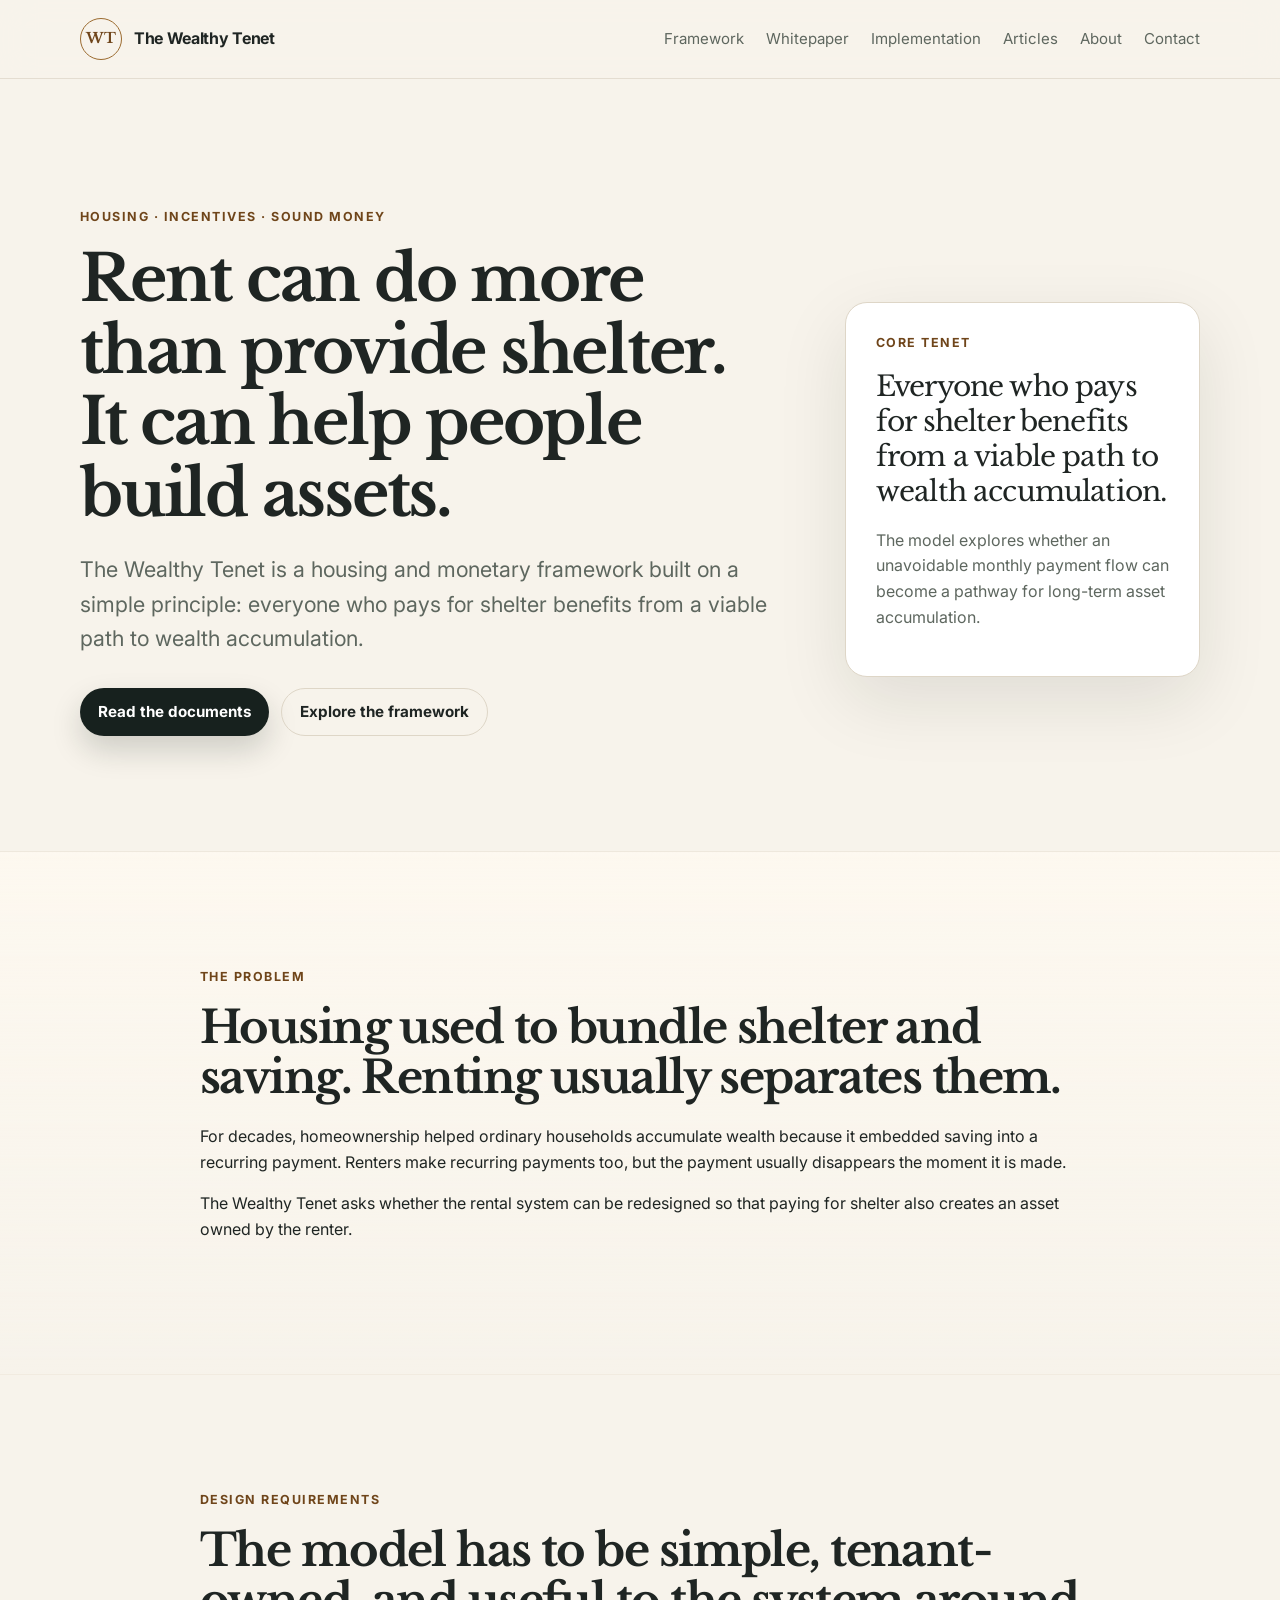
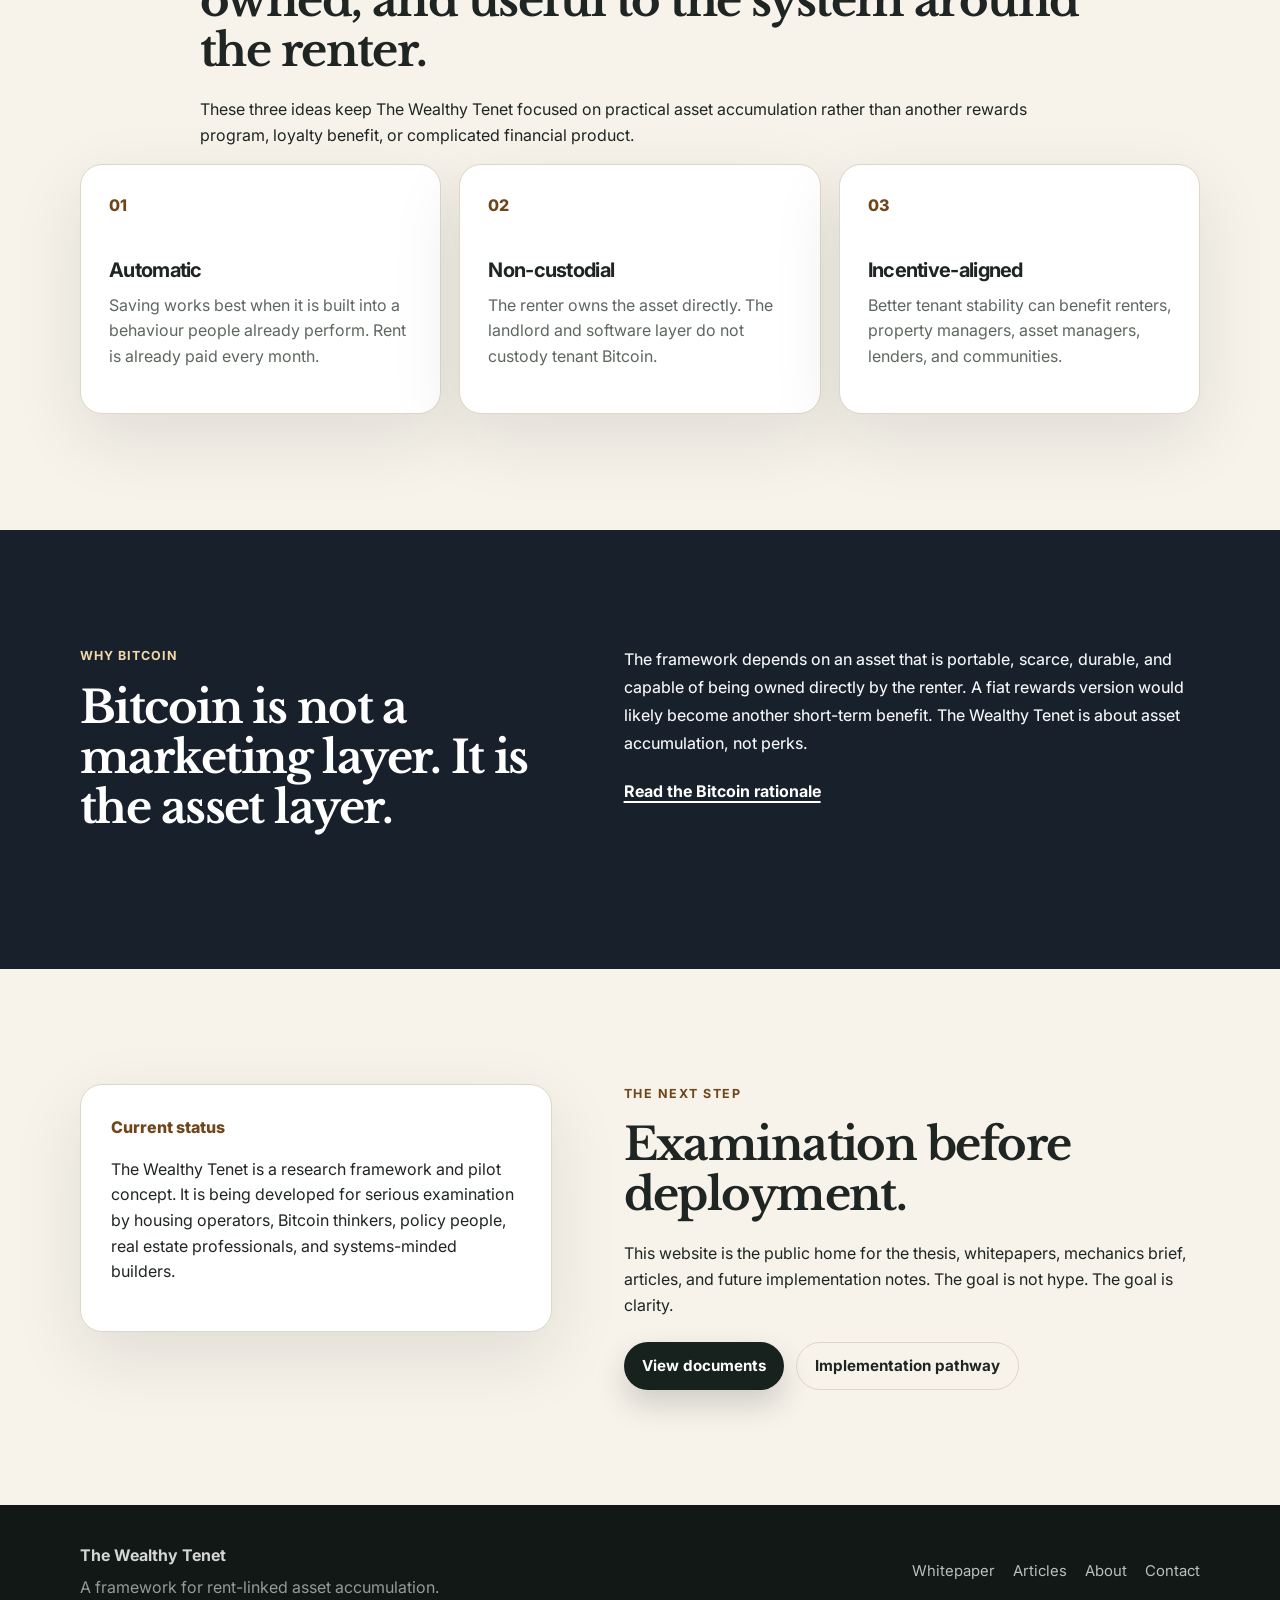
<file: index.html>
<!doctype html>
<html lang="en">
<head>
  <meta charset="utf-8">
  <meta name="viewport" content="width=device-width, initial-scale=1">
  <title>The Wealthy Tenet | Rent can build assets</title>
  <meta name="description" content="The Wealthy Tenet explores whether rent can be redesigned so paying for shelter also helps renters accumulate assets they own directly.">
  <link rel="canonical" href="https://wealthytenet.com/">
  <link rel="icon" href="favicon.ico" sizes="any">
  <link rel="apple-touch-icon" href="apple-touch-icon.png">
  <meta property="og:site_name" content="The Wealthy Tenet">
  <meta property="og:title" content="The Wealthy Tenet">
  <meta property="og:description" content="The Wealthy Tenet explores whether rent can be redesigned so paying for shelter also helps renters accumulate assets they own directly.">
  <meta property="og:type" content="website">
  <meta property="og:url" content="https://wealthytenet.com/">
  <meta property="og:image" content="https://wealthytenet.com/og-image.png">
  <meta property="og:image:width" content="1200">
  <meta property="og:image:height" content="630">
  <meta name="twitter:card" content="summary_large_image">
  <meta name="twitter:title" content="The Wealthy Tenet">
  <meta name="twitter:description" content="The Wealthy Tenet explores whether rent can be redesigned so paying for shelter also helps renters accumulate assets they own directly.">
  <meta name="twitter:image" content="https://wealthytenet.com/og-image.png">
  <link rel="preconnect" href="https://fonts.googleapis.com">
  <link rel="preconnect" href="https://fonts.gstatic.com" crossorigin>
  <link href="https://fonts.googleapis.com/css2?family=Inter:wght@400;500;600;700&family=Libre+Baskerville:wght@400;700&display=swap" rel="stylesheet">
  <link rel="stylesheet" href="styles.css">
  <script defer src="https://static.cloudflareinsights.com/beacon.min.js"></script>
</head>
<body>
  <header class="site-header">
    <a class="brand" href="index.html" aria-label="The Wealthy Tenet home">
      <span class="brand-mark">WT</span>
      <span class="brand-text">The Wealthy Tenet</span>
    </a>
    <button class="nav-toggle" aria-expanded="false" aria-controls="site-nav">Menu</button>
    <nav id="site-nav" class="site-nav" aria-label="Primary navigation">
      <a href="framework.html">Framework</a>
      <a href="whitepaper.html">Whitepaper</a>
      <a href="implementation.html">Implementation</a>
      <a href="articles.html">Articles</a>
      <a href="about.html">About</a>
      <a href="contact.html">Contact</a>
    </nav>
  </header>

  <main>
    <section class="hero section-pad">
      <div class="container hero-grid">
        <div class="hero-copy">
          <p class="eyebrow">Housing · Incentives · Sound Money</p>
          <h1>Rent can do more than provide shelter. It can help people build assets.</h1>
          <p class="hero-lede">The Wealthy Tenet is a housing and monetary framework built on a simple principle: everyone who pays for shelter benefits from a viable path to wealth accumulation.</p>
          <div class="button-row">
            <a class="button primary" href="whitepaper.html">Read the documents</a>
            <a class="button secondary" href="framework.html">Explore the framework</a>
          </div>
        </div>
        <aside class="hero-card" aria-label="Core thesis">
          <p class="card-kicker">Core tenet</p>
          <p class="card-quote">Everyone who pays for shelter benefits from a viable path to wealth accumulation.</p>
          <p class="card-note">The model explores whether an unavoidable monthly payment flow can become a pathway for long-term asset accumulation.</p>
        </aside>
      </div>
    </section>

    <section class="section-pad soft-bg">
      <div class="container narrow">
        <p class="section-label">The problem</p>
        <h2>Housing used to bundle shelter and saving. Renting usually separates them.</h2>
        <p>For decades, homeownership helped ordinary households accumulate wealth because it embedded saving into a recurring payment. Renters make recurring payments too, but the payment usually disappears the moment it is made.</p>
        <p>The Wealthy Tenet asks whether the rental system can be redesigned so that paying for shelter also creates an asset owned by the renter.</p>
      </div>
    </section>

    <section class="section-pad">
      <div class="container narrow">
        <p class="section-label">Design requirements</p>
        <h2>The model has to be simple, tenant-owned, and useful to the system around the renter.</h2>
        <p>These three ideas keep The Wealthy Tenet focused on practical asset accumulation rather than another rewards program, loyalty benefit, or complicated financial product.</p>
      </div>
      <div class="container three-col top-gap">
        <article class="feature-card">
          <span class="number">01</span>
          <h3>Automatic</h3>
          <p>Saving works best when it is built into a behaviour people already perform. Rent is already paid every month.</p>
        </article>
        <article class="feature-card">
          <span class="number">02</span>
          <h3>Non-custodial</h3>
          <p>The renter owns the asset directly. The landlord and software layer do not custody tenant Bitcoin.</p>
        </article>
        <article class="feature-card">
          <span class="number">03</span>
          <h3>Incentive-aligned</h3>
          <p>Better tenant stability can benefit renters, property managers, asset managers, lenders, and communities.</p>
        </article>
      </div>
    </section>

    <section class="section-pad dark-band">
      <div class="container split">
        <div>
          <p class="section-label light">Why Bitcoin</p>
          <h2>Bitcoin is not a marketing layer. It is the asset layer.</h2>
        </div>
        <div>
          <p>The framework depends on an asset that is portable, scarce, durable, and capable of being owned directly by the renter. A fiat rewards version would likely become another short-term benefit. The Wealthy Tenet is about asset accumulation, not perks.</p>
          <a class="text-link light-link" href="bitcoin-rationale.html">Read the Bitcoin rationale</a>
        </div>
      </div>
    </section>

    <section class="section-pad">
      <div class="container split reverse-mobile">
        <div class="callout-box">
          <p class="callout-title">Current status</p>
          <p>The Wealthy Tenet is a research framework and pilot concept. It is being developed for serious examination by housing operators, Bitcoin thinkers, policy people, real estate professionals, and systems-minded builders.</p>
        </div>
        <div>
          <p class="section-label">The next step</p>
          <h2>Examination before deployment.</h2>
          <p>This website is the public home for the thesis, whitepapers, mechanics brief, articles, and future implementation notes. The goal is not hype. The goal is clarity.</p>
          <div class="button-row compact">
            <a class="button primary" href="whitepaper.html">View documents</a>
            <a class="button secondary" href="implementation.html">Implementation pathway</a>
          </div>
        </div>
      </div>
    </section>
  </main>

  <footer class="site-footer">
    <div class="container footer-grid">
      <div>
        <strong>The Wealthy Tenet</strong>
        <p>A framework for rent-linked asset accumulation.</p>
      </div>
      <div class="footer-links">
        <a href="whitepaper.html">Whitepaper</a>
        <a href="articles.html">Articles</a>
        <a href="about.html">About</a>
        <a href="contact.html">Contact</a>
      </div>
    </div>
  </footer>
  <script src="script.js"></script>
</body>
</html>
</file>
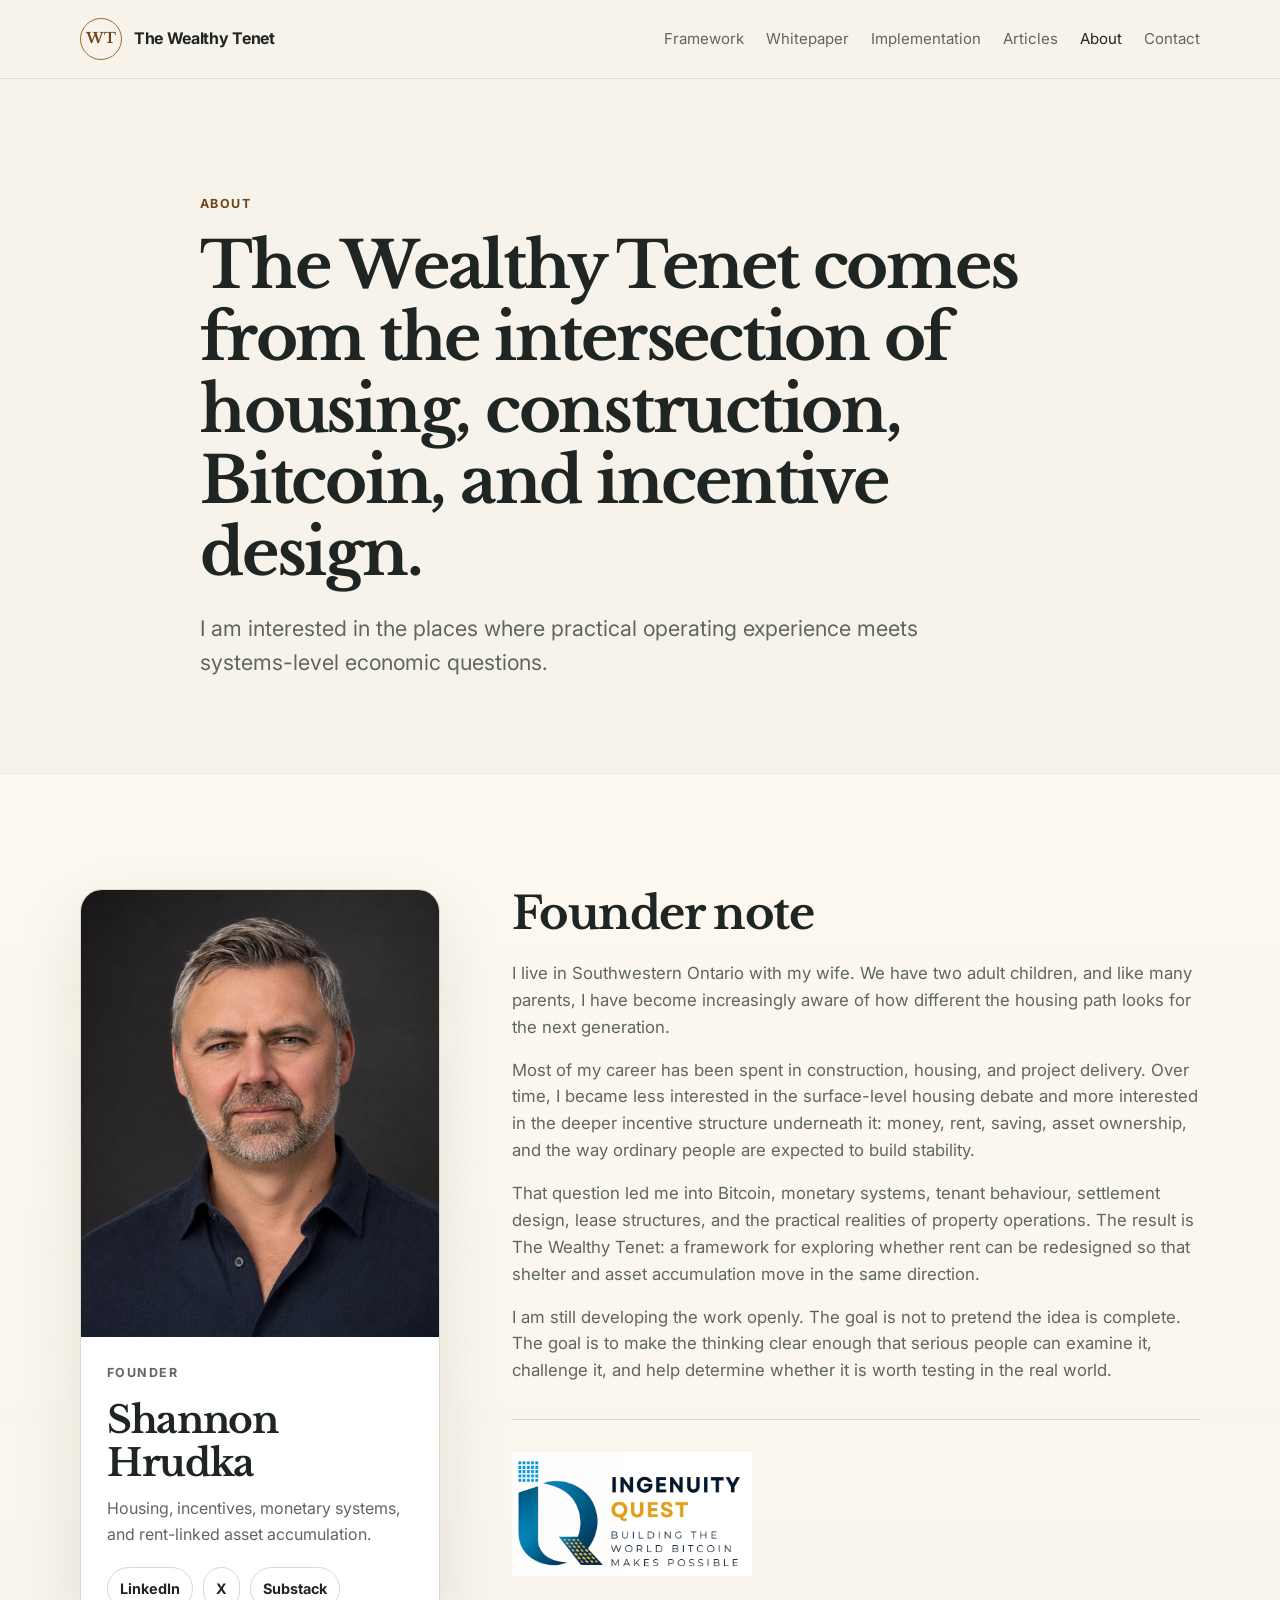
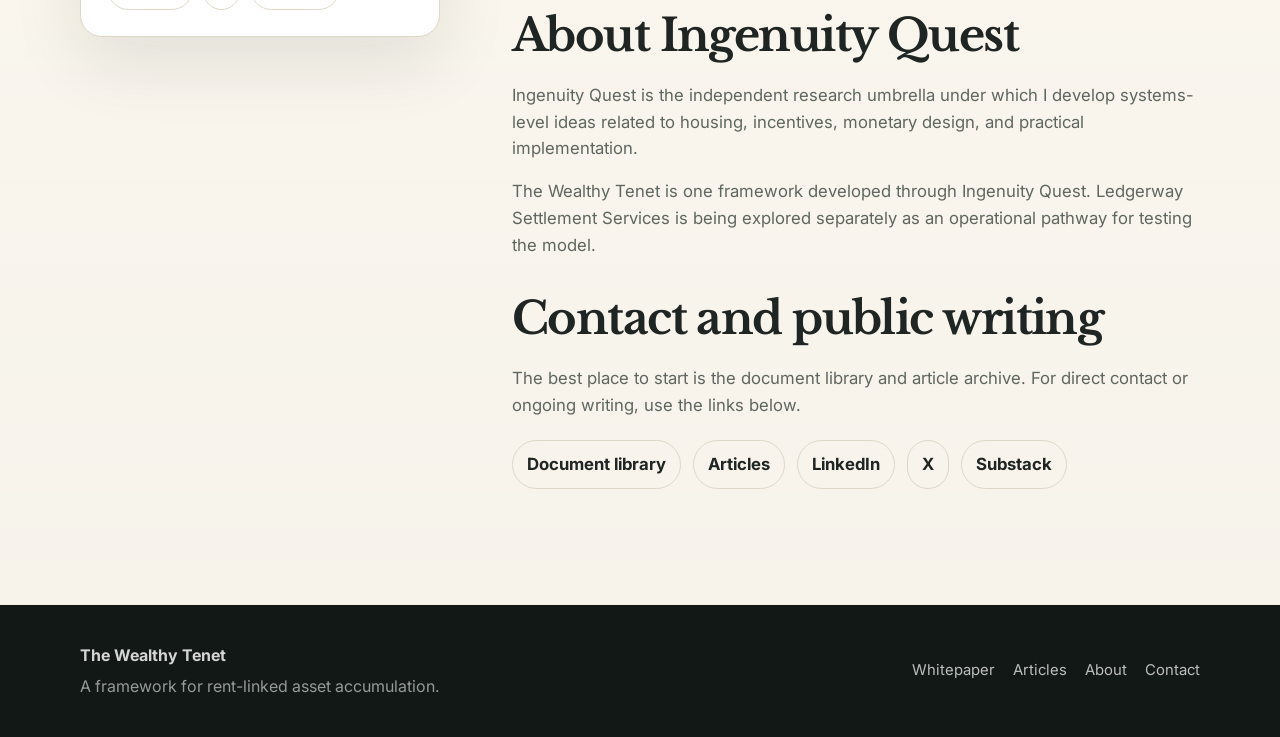
<file: about.html>
<!doctype html>
<html lang="en">
<head>
  <meta charset="utf-8">
  <meta name="viewport" content="width=device-width, initial-scale=1">
  <title>About | The Wealthy Tenet</title>
  <meta name="description" content="About Shannon Hrudka and The Wealthy Tenet framework.">
  <link rel="canonical" href="https://wealthytenet.com/about.html">
  <link rel="icon" href="favicon.ico" sizes="any">
  <link rel="apple-touch-icon" href="apple-touch-icon.png">
  <meta property="og:site_name" content="The Wealthy Tenet">
  <meta property="og:title" content="About | The Wealthy Tenet">
  <meta property="og:description" content="About Shannon Hrudka, Ingenuity Quest, and the origins of The Wealthy Tenet framework.">
  <meta property="og:type" content="website">
  <meta property="og:url" content="https://wealthytenet.com/about.html">
  <meta property="og:image" content="https://wealthytenet.com/og-image.png">
  <meta property="og:image:width" content="1200">
  <meta property="og:image:height" content="630">
  <meta name="twitter:card" content="summary_large_image">
  <meta name="twitter:title" content="About | The Wealthy Tenet">
  <meta name="twitter:description" content="About Shannon Hrudka, Ingenuity Quest, and the origins of The Wealthy Tenet framework.">
  <meta name="twitter:image" content="https://wealthytenet.com/og-image.png">
  <link rel="preconnect" href="https://fonts.googleapis.com">
  <link rel="preconnect" href="https://fonts.gstatic.com" crossorigin>
  <link href="https://fonts.googleapis.com/css2?family=Inter:wght@400;500;600;700&family=Libre+Baskerville:wght@400;700&display=swap" rel="stylesheet">
  <link rel="stylesheet" href="styles.css">
  <script defer src="https://static.cloudflareinsights.com/beacon.min.js"></script>
</head>
<body>
  <header class="site-header">
    <a class="brand" href="index.html"><span class="brand-mark">WT</span><span class="brand-text">The Wealthy Tenet</span></a>
    <button class="nav-toggle" aria-expanded="false" aria-controls="site-nav">Menu</button>
    <nav id="site-nav" class="site-nav"><a href="framework.html">Framework</a><a href="whitepaper.html">Whitepaper</a><a href="implementation.html">Implementation</a><a href="articles.html">Articles</a><a class="active" href="about.html">About</a><a href="contact.html">Contact</a></nav>
  </header>

  <main>
    <section class="page-hero section-pad">
      <div class="container narrow">
        <p class="eyebrow">About</p>
        <h1>The Wealthy Tenet comes from the intersection of housing, construction, Bitcoin, and incentive design.</h1>
        <p class="hero-lede">I am interested in the places where practical operating experience meets systems-level economic questions.</p>
      </div>
    </section>

    <section class="section-pad soft-bg">
      <div class="container founder-layout">
        <aside class="founder-card">
          <img class="founder-photo" src="assets/Shannon_Headshot_1.png" alt="Shannon Hrudka">
          <div class="founder-card-body">
            <p class="card-kicker">Founder</p>
            <h2>Shannon Hrudka</h2>
            <p>Housing, incentives, monetary systems, and rent-linked asset accumulation.</p>
            <div class="founder-link-list">
              <a href="https://ca.linkedin.com/in/shannon-hrudka" target="_blank" rel="noopener">LinkedIn</a>
              <a href="https://x.com/shrudka" target="_blank" rel="noopener">X</a>
              <a href="https://substack.com/@shannonhrudka" target="_blank" rel="noopener">Substack</a>
            </div>
          </div>
        </aside>

        <div class="prose founder-prose">
          <h2>Founder note</h2>
          <p>I live in Southwestern Ontario with my wife. We have two adult children, and like many parents, I have become increasingly aware of how different the housing path looks for the next generation.</p>

          <p>Most of my career has been spent in construction, housing, and project delivery. Over time, I became less interested in the surface-level housing debate and more interested in the deeper incentive structure underneath it: money, rent, saving, asset ownership, and the way ordinary people are expected to build stability.</p>

          <p>That question led me into Bitcoin, monetary systems, tenant behaviour, settlement design, lease structures, and the practical realities of property operations. The result is The Wealthy Tenet: a framework for exploring whether rent can be redesigned so that shelter and asset accumulation move in the same direction.</p>

          <p>I am still developing the work openly. The goal is not to pretend the idea is complete. The goal is to make the thinking clear enough that serious people can examine it, challenge it, and help determine whether it is worth testing in the real world.</p>

          <section class="iq-section" aria-label="About Ingenuity Quest">
            <img class="iq-logo" src="assets/ingenuity-quest-logo-horizontal.png" alt="Ingenuity Quest logo">
            <h2>About Ingenuity Quest</h2>
            <p>Ingenuity Quest is the independent research umbrella under which I develop systems-level ideas related to housing, incentives, monetary design, and practical implementation.</p>

            <p>The Wealthy Tenet is one framework developed through Ingenuity Quest. Ledgerway Settlement Services is being explored separately as an operational pathway for testing the model.</p>
          </section>

          <h2>Contact and public writing</h2>
          <p>The best place to start is the document library and article archive. For direct contact or ongoing writing, use the links below.</p>

          <div class="link-list">
            <a href="whitepaper.html">Document library</a>
            <a href="articles.html">Articles</a>
            <a href="https://ca.linkedin.com/in/shannon-hrudka" target="_blank" rel="noopener">LinkedIn</a>
            <a href="https://x.com/shrudka" target="_blank" rel="noopener">X</a>
            <a href="https://substack.com/@shannonhrudka" target="_blank" rel="noopener">Substack</a>
          </div>
        </div>
      </div>
    </section>
  </main>

  <footer class="site-footer"><div class="container footer-grid"><div><strong>The Wealthy Tenet</strong><p>A framework for rent-linked asset accumulation.</p></div><div class="footer-links"><a href="whitepaper.html">Whitepaper</a><a href="articles.html">Articles</a><a href="about.html">About</a><a href="contact.html">Contact</a></div></div></footer>
  <script src="script.js"></script>
</body>
</html>
</file>
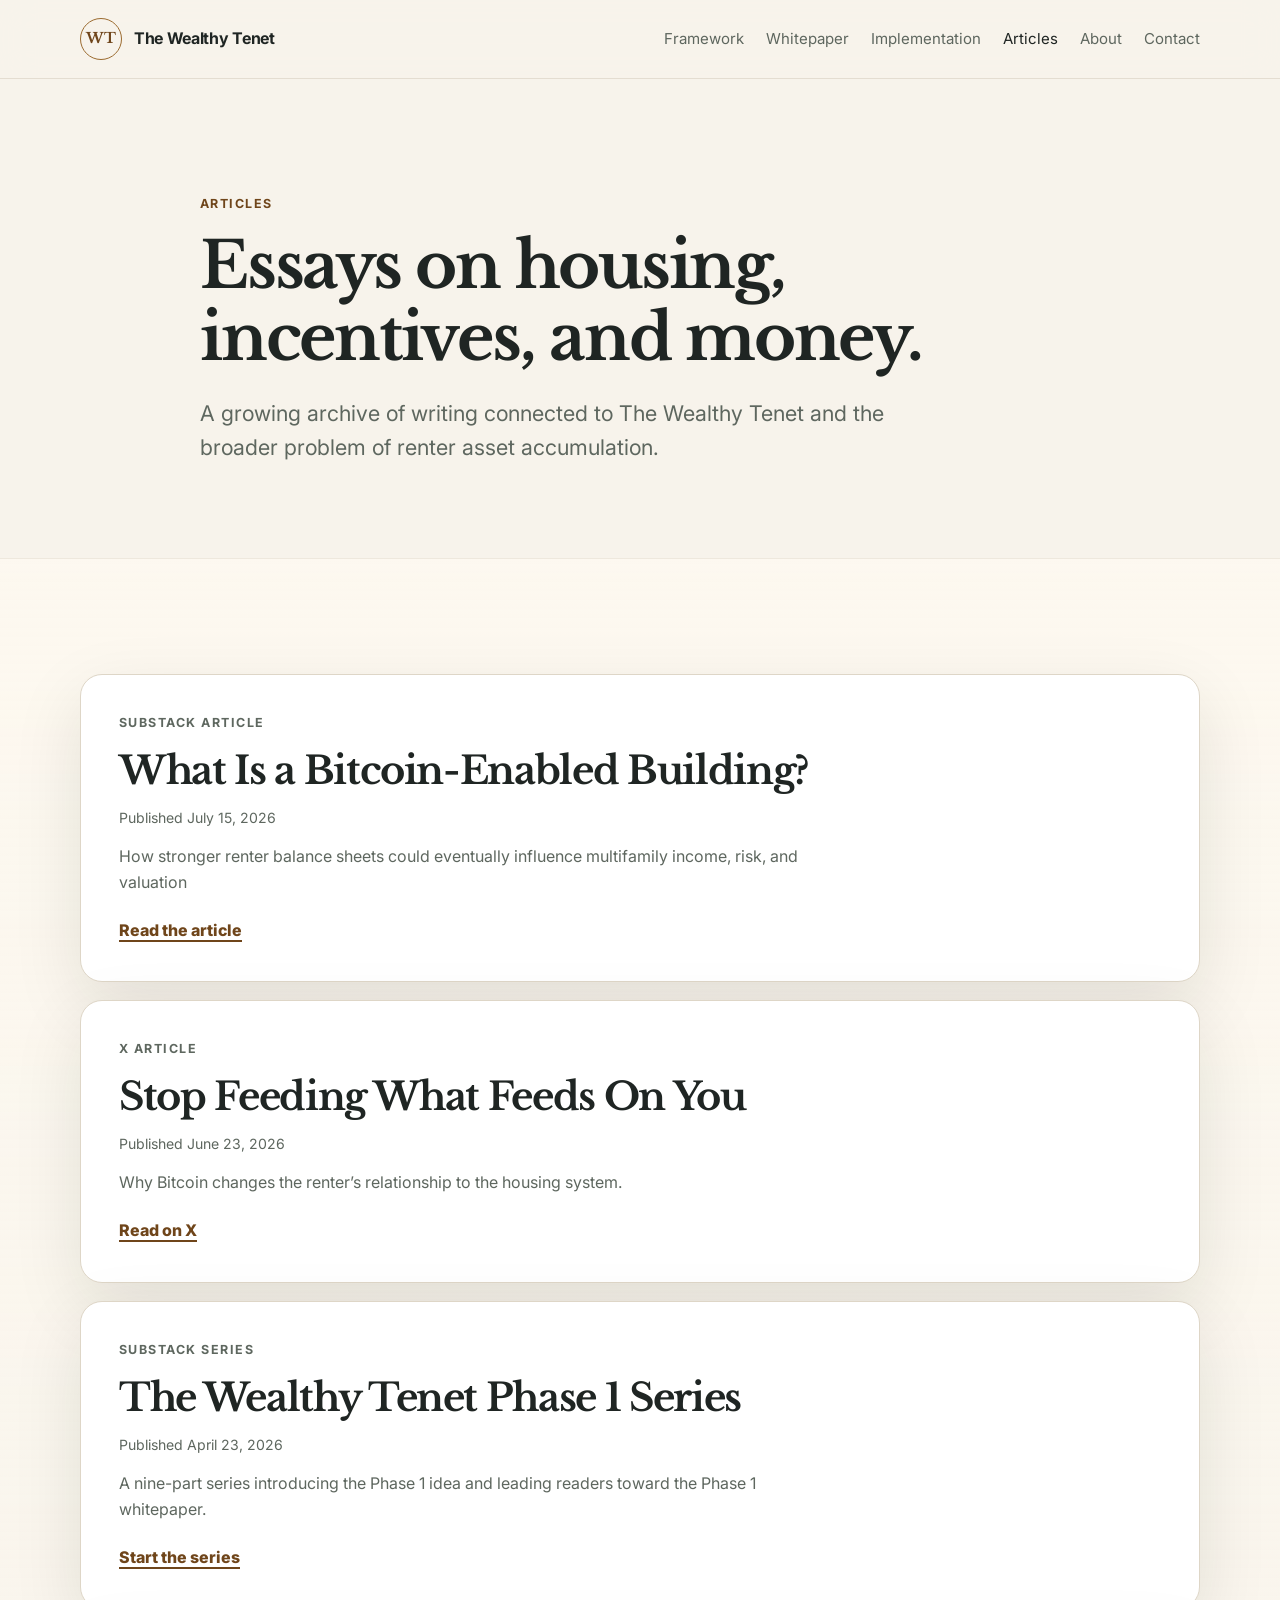
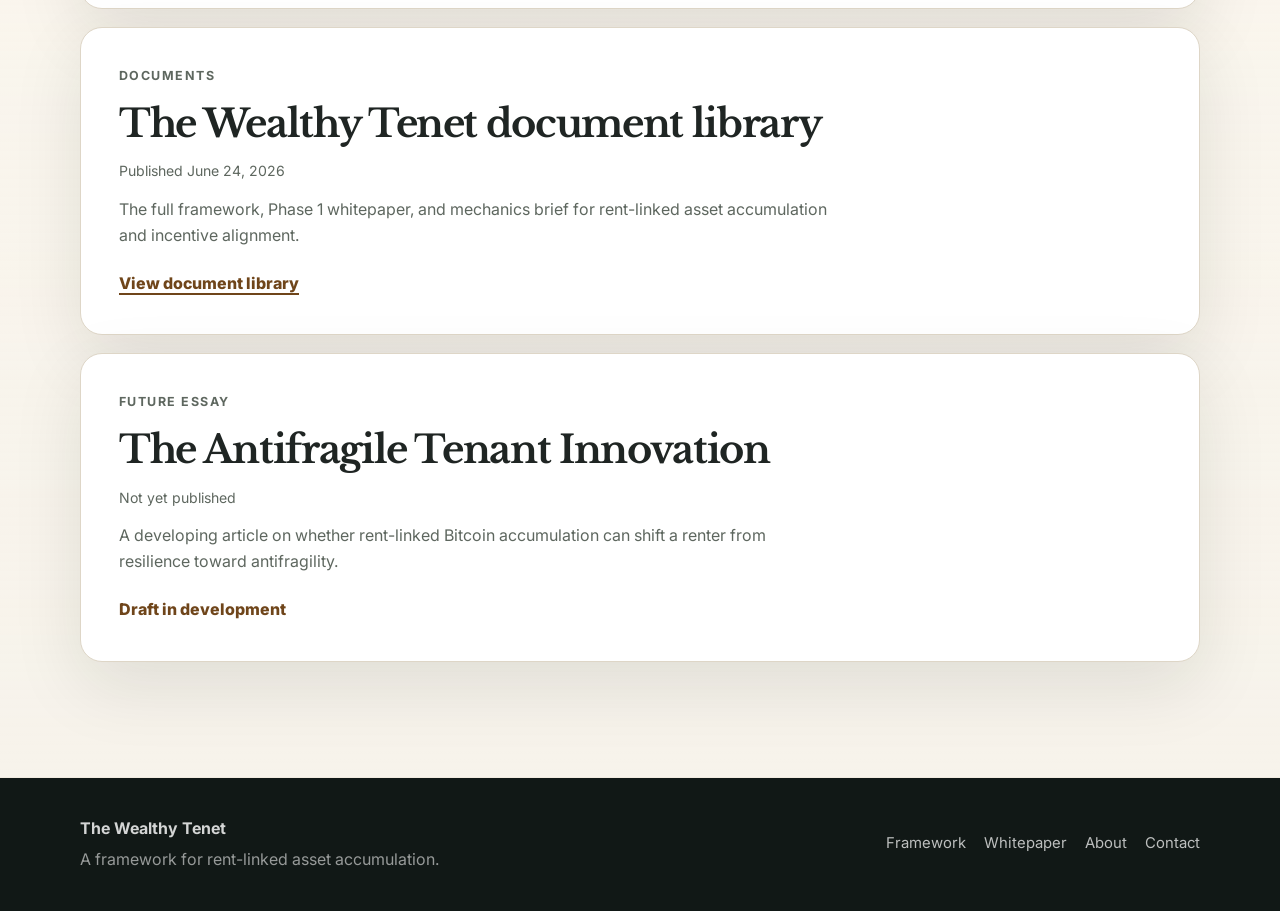
<file: articles.html>
<!doctype html>
<html lang="en">
<head>
  <meta charset="utf-8">
  <meta name="viewport" content="width=device-width, initial-scale=1">
  <title>Articles | The Wealthy Tenet</title>
  <meta name="description" content="Articles and essays related to The Wealthy Tenet, rent-linked asset accumulation, Bitcoin, housing, and incentive design.">
  <link rel="canonical" href="https://wealthytenet.com/articles.html">
  <link rel="icon" href="favicon.ico" sizes="any">
  <link rel="apple-touch-icon" href="apple-touch-icon.png">
  <meta property="og:site_name" content="The Wealthy Tenet">
  <meta property="og:title" content="Articles | The Wealthy Tenet">
  <meta property="og:description" content="Essays on housing, incentives, Bitcoin, rent-linked asset accumulation, and monetary design.">
  <meta property="og:type" content="website">
  <meta property="og:url" content="https://wealthytenet.com/articles.html">
  <meta property="og:image" content="https://wealthytenet.com/og-image.png">
  <meta property="og:image:width" content="1200">
  <meta property="og:image:height" content="630">
  <meta name="twitter:card" content="summary_large_image">
  <meta name="twitter:title" content="Articles | The Wealthy Tenet">
  <meta name="twitter:description" content="Essays on housing, incentives, Bitcoin, rent-linked asset accumulation, and monetary design.">
  <meta name="twitter:image" content="https://wealthytenet.com/og-image.png">
  <link rel="preconnect" href="https://fonts.googleapis.com">
  <link rel="preconnect" href="https://fonts.gstatic.com" crossorigin>
  <link href="https://fonts.googleapis.com/css2?family=Inter:wght@400;500;600;700&family=Libre+Baskerville:wght@400;700&display=swap" rel="stylesheet">
  <link rel="stylesheet" href="styles.css">
  <script defer src="https://static.cloudflareinsights.com/beacon.min.js"></script>
</head>
<body>
  <header class="site-header">
    <a class="brand" href="index.html"><span class="brand-mark">WT</span><span class="brand-text">The Wealthy Tenet</span></a>
    <button class="nav-toggle" aria-expanded="false" aria-controls="site-nav">Menu</button>
    <nav id="site-nav" class="site-nav"><a href="framework.html">Framework</a><a href="whitepaper.html">Whitepaper</a><a href="implementation.html">Implementation</a><a class="active" href="articles.html">Articles</a><a href="about.html">About</a><a href="contact.html">Contact</a></nav>
  </header>
  <main>
    <section class="page-hero section-pad">
      <div class="container narrow">
        <p class="eyebrow">Articles</p>
        <h1>Essays on housing, incentives, and money.</h1>
        <p class="hero-lede">A growing archive of writing connected to The Wealthy Tenet and the broader problem of renter asset accumulation.</p>
      </div>
    </section>

    <section class="section-pad soft-bg">
      <div class="container article-list">
        
        <article class="article-card">
          <p class="article-meta">Substack article</p>
          <h2>What Is a Bitcoin-Enabled Building?</h2>
          <p class="article-date">Published <time datetime="2026-07-15">July 15, 2026</time></p>
          <p>How stronger renter balance sheets could eventually influence multifamily income, risk, and valuation</p>
          <a class="text-link" href="https://shannonhrudka.substack.com/p/what-is-a-bitcoin-enabled-building" target="_blank" rel="noopener">Read the article</a>
        </article>
        
        <article class="article-card">
          <p class="article-meta">X article</p>
          <h2>Stop Feeding What Feeds On You</h2>
          <p class="article-date">Published <time datetime="2026-06-23">June 23, 2026</time></p>
          <p>Why Bitcoin changes the renter’s relationship to the housing system.</p>
          <a class="text-link" href="https://x.com/shrudka/status/2069435235666739328" target="_blank" rel="noopener">Read on X</a>
        </article>

        <article class="article-card">
          <p class="article-meta">Substack series</p>
          <h2>The Wealthy Tenet Phase 1 Series</h2>
          <p class="article-date">Published <time datetime="2026-04-23">April 23, 2026</time></p>
          <p>A nine-part series introducing the Phase 1 idea and leading readers toward the Phase 1 whitepaper.</p>
          <a class="text-link" href="https://substack.com/@shannonhrudka/note/p-195243562?r=z4i44&utm_source=notes-share-action&utm_medium=web" target="_blank" rel="noopener">Start the series</a>
        </article>

        <article class="article-card">
          <p class="article-meta">Documents</p>
          <h2>The Wealthy Tenet document library</h2>
          <p class="article-date">Published <time datetime="2026-06-24">June 24, 2026</time></p>
          <p>The full framework, Phase 1 whitepaper, and mechanics brief for rent-linked asset accumulation and incentive alignment.</p>
          <a class="text-link" href="whitepaper.html">View document library</a>
        </article>

        <article class="article-card">
          <p class="article-meta">Future essay</p>
          <h2>The Antifragile Tenant Innovation</h2>
          <p class="article-date">Not yet published</p>
          <p>A developing article on whether rent-linked Bitcoin accumulation can shift a renter from resilience toward antifragility.</p>
          <span class="text-link disabled-link">Draft in development</span>
        </article>
      </div>
    </section>
  </main>
  <footer class="site-footer"><div class="container footer-grid"><div><strong>The Wealthy Tenet</strong><p>A framework for rent-linked asset accumulation.</p></div><div class="footer-links"><a href="framework.html">Framework</a><a href="whitepaper.html">Whitepaper</a><a href="about.html">About</a><a href="contact.html">Contact</a></div></div></footer>
  <script src="script.js"></script>
</body>
</html>
</file>
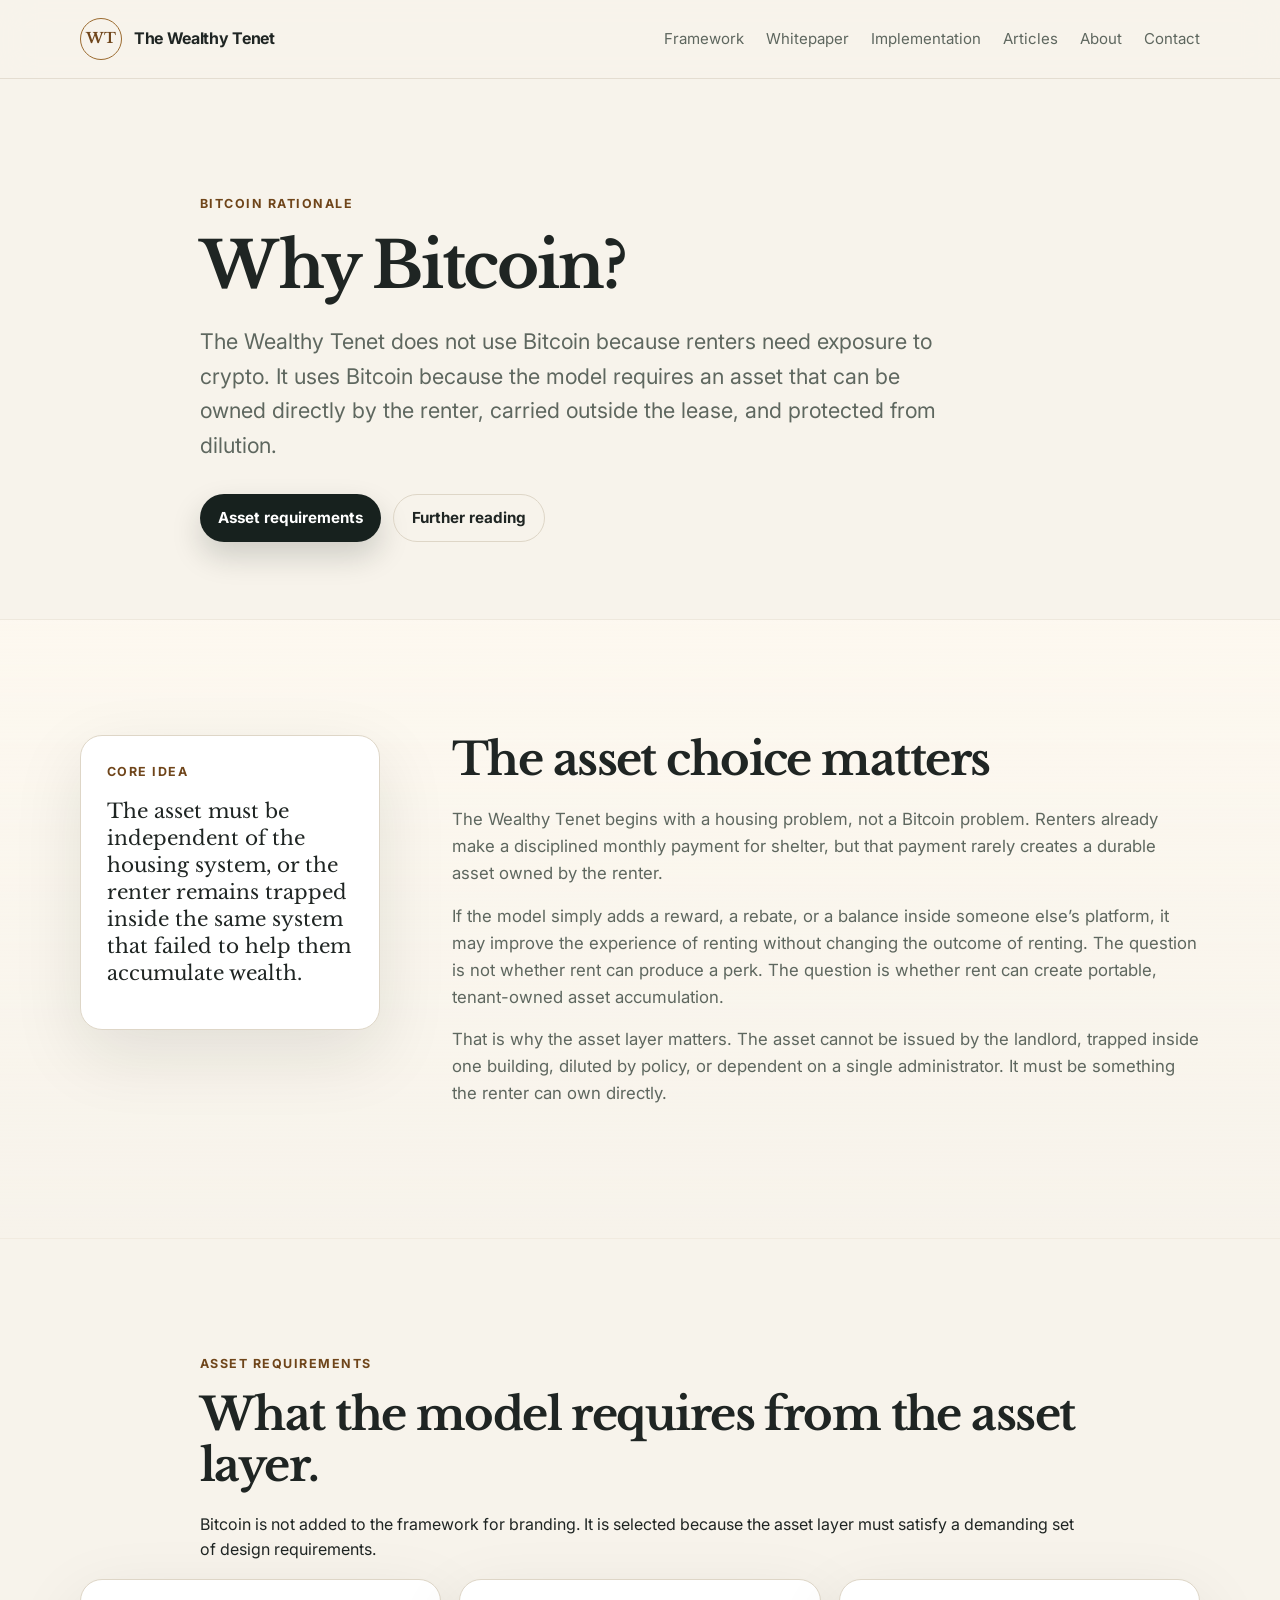
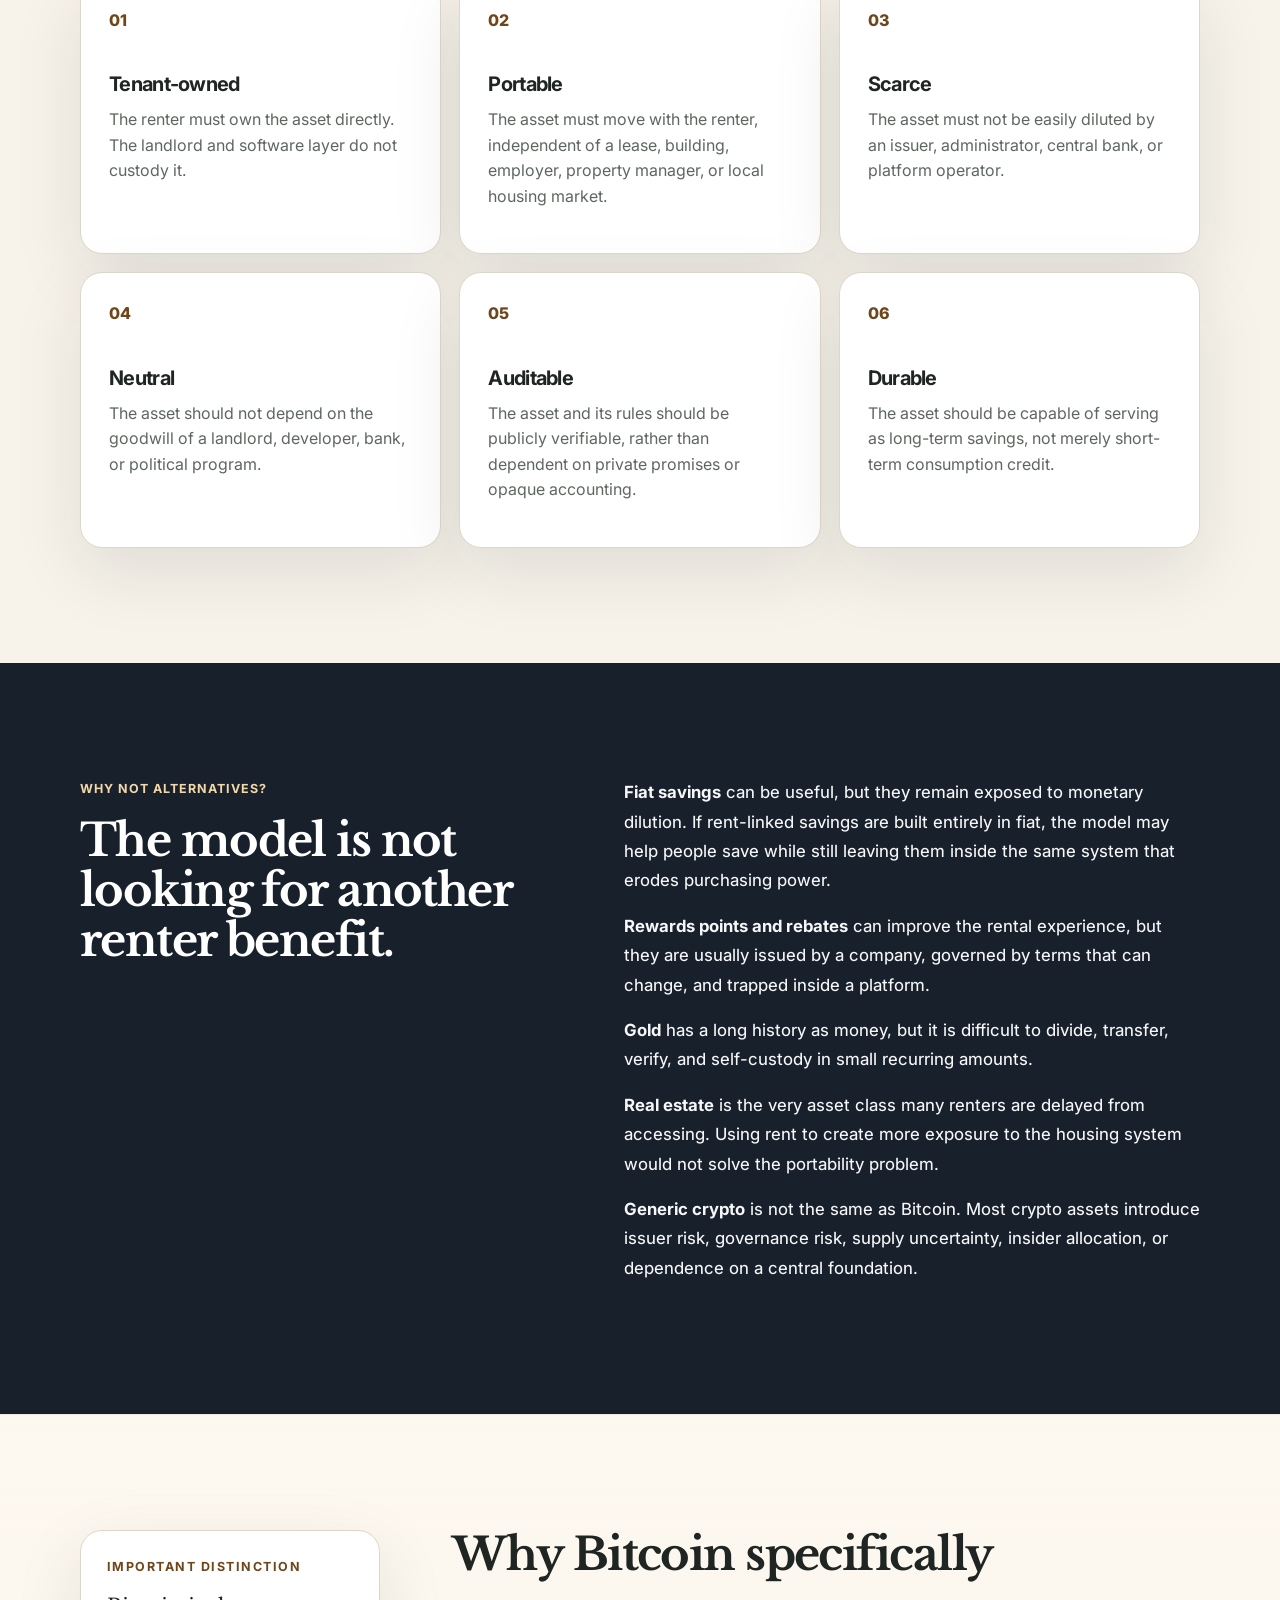
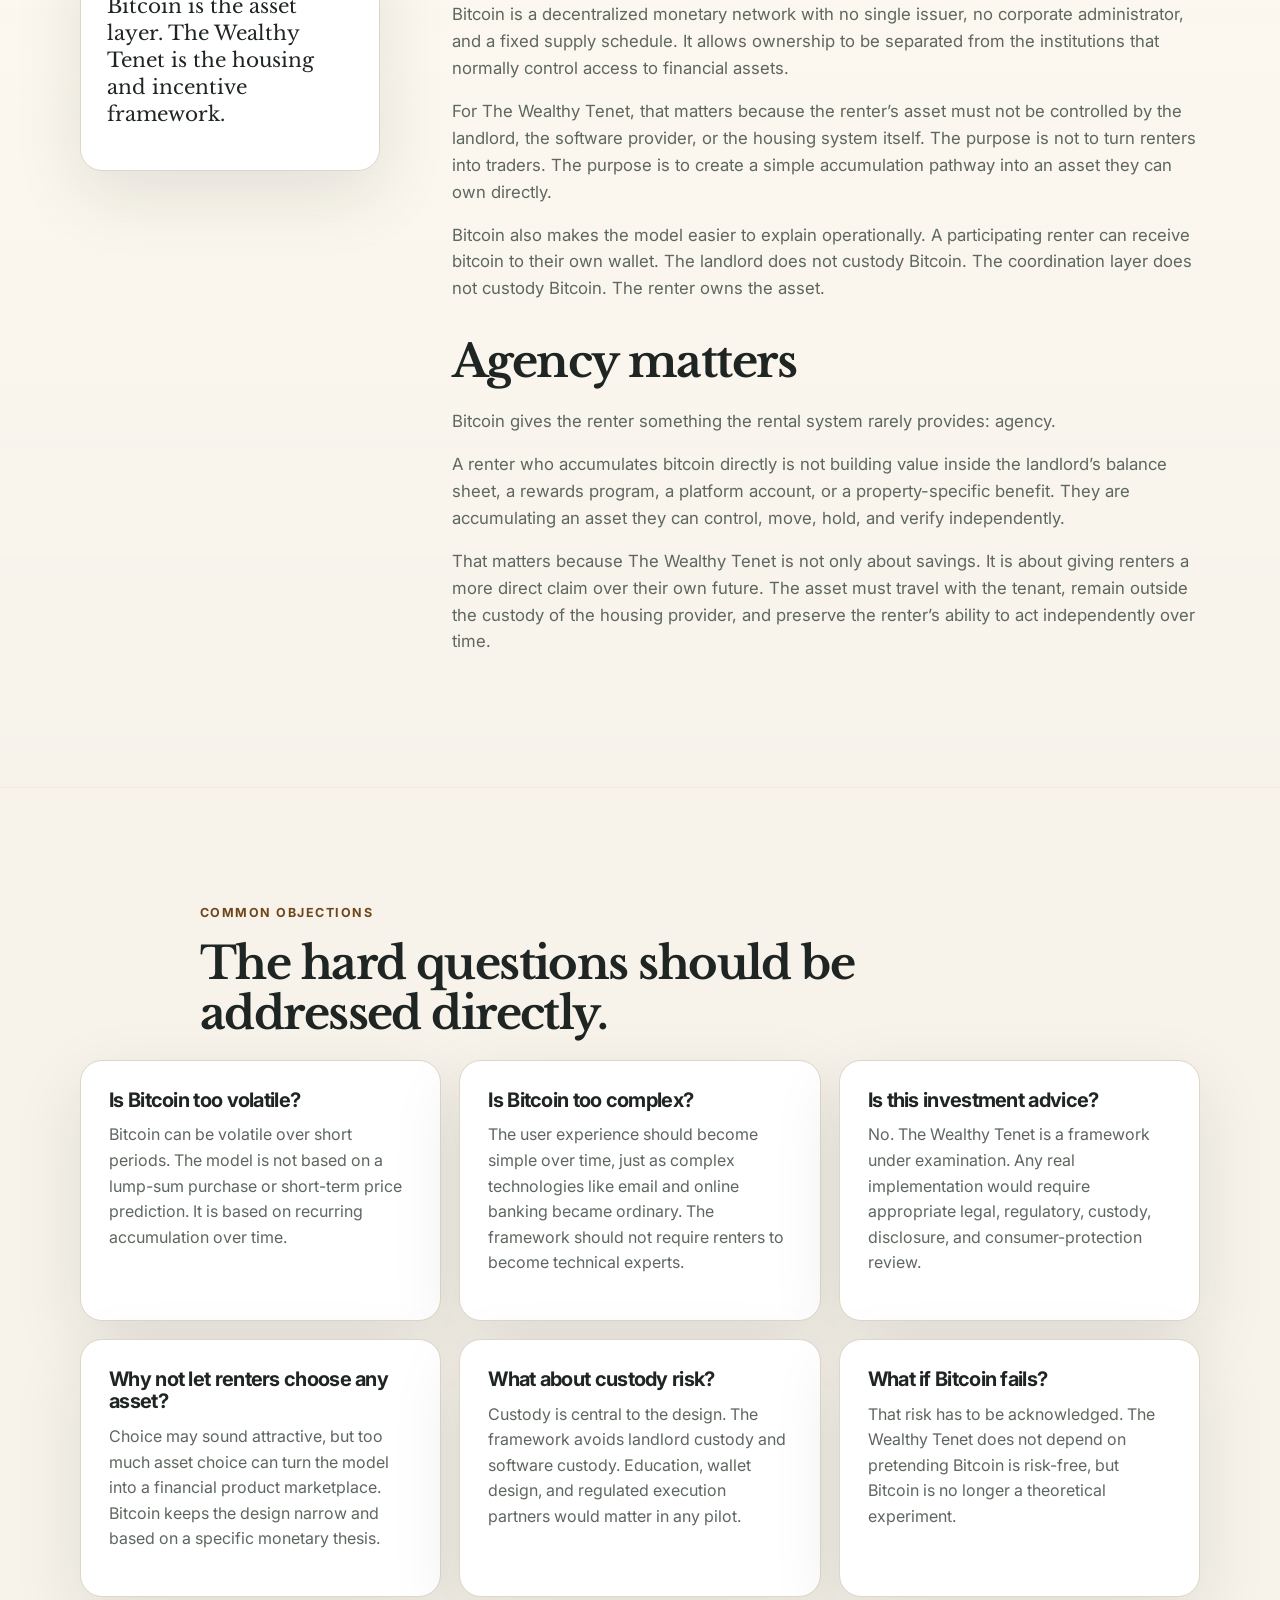
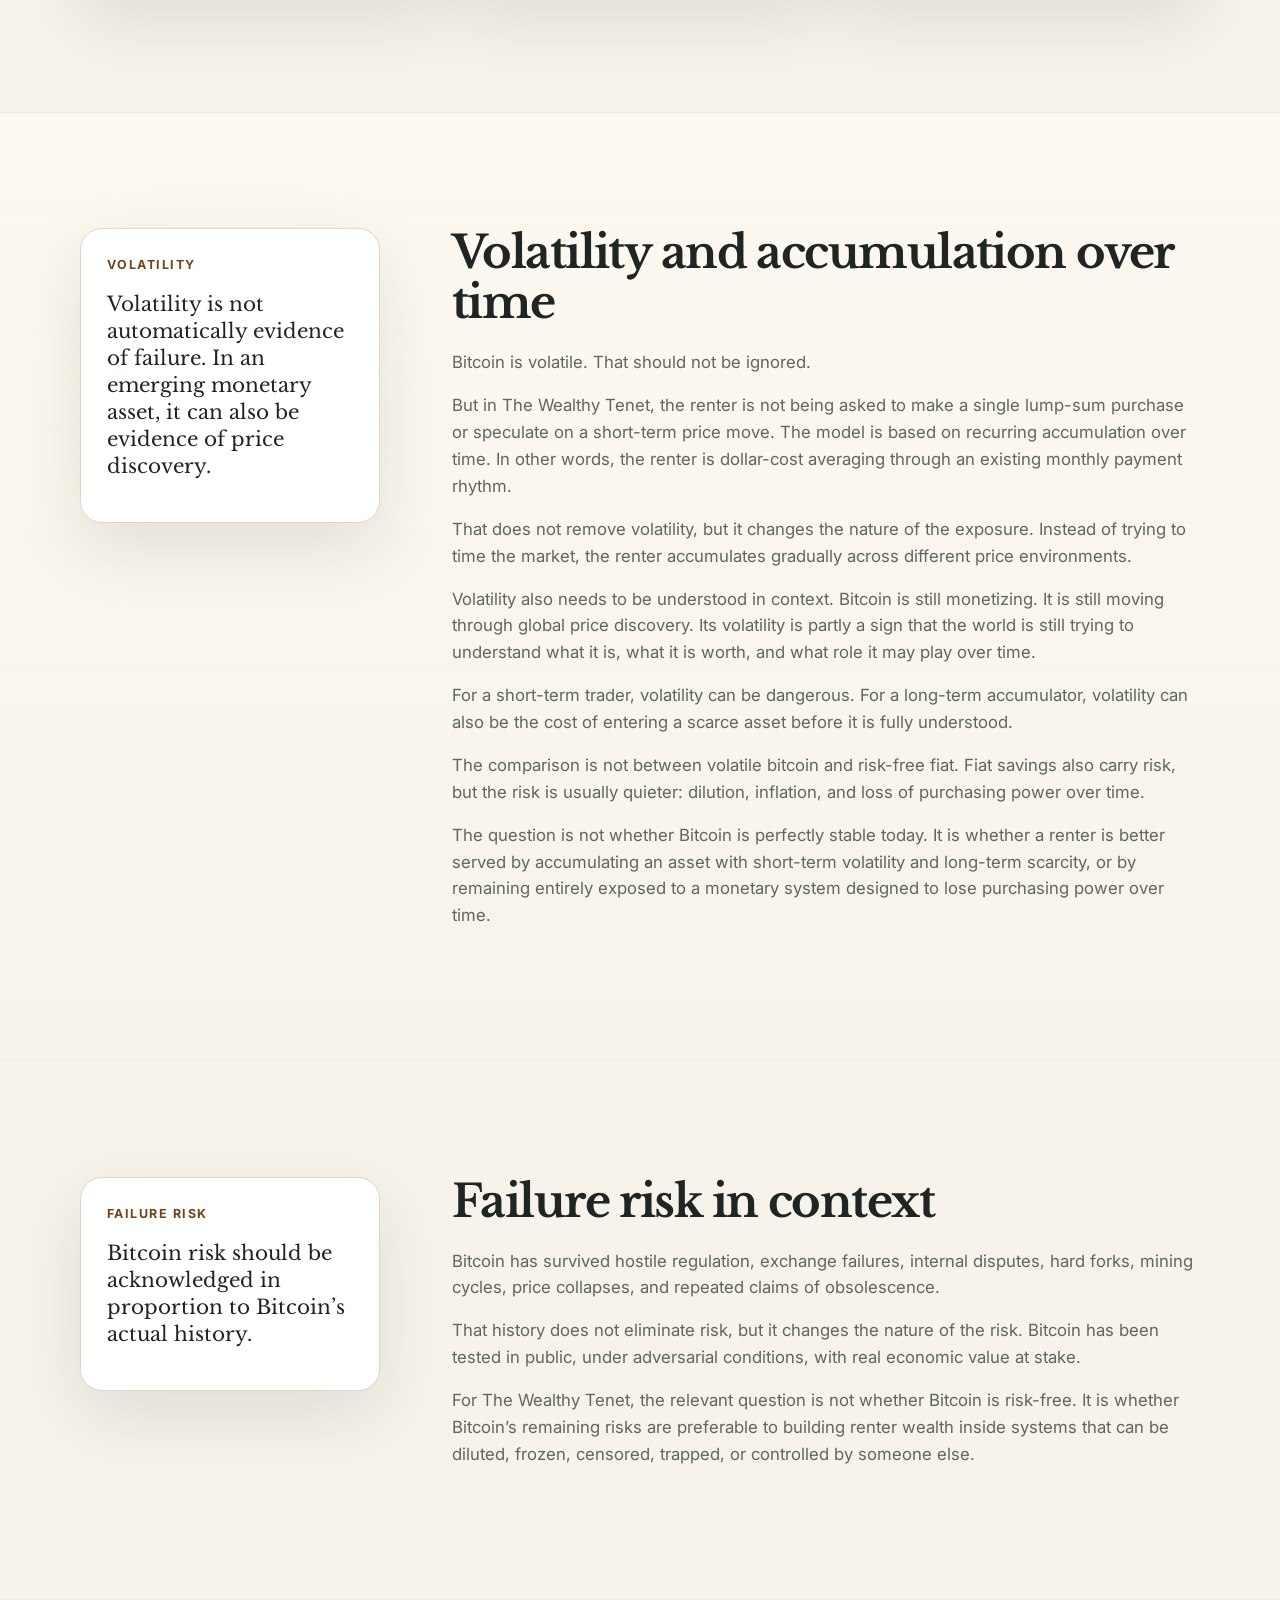
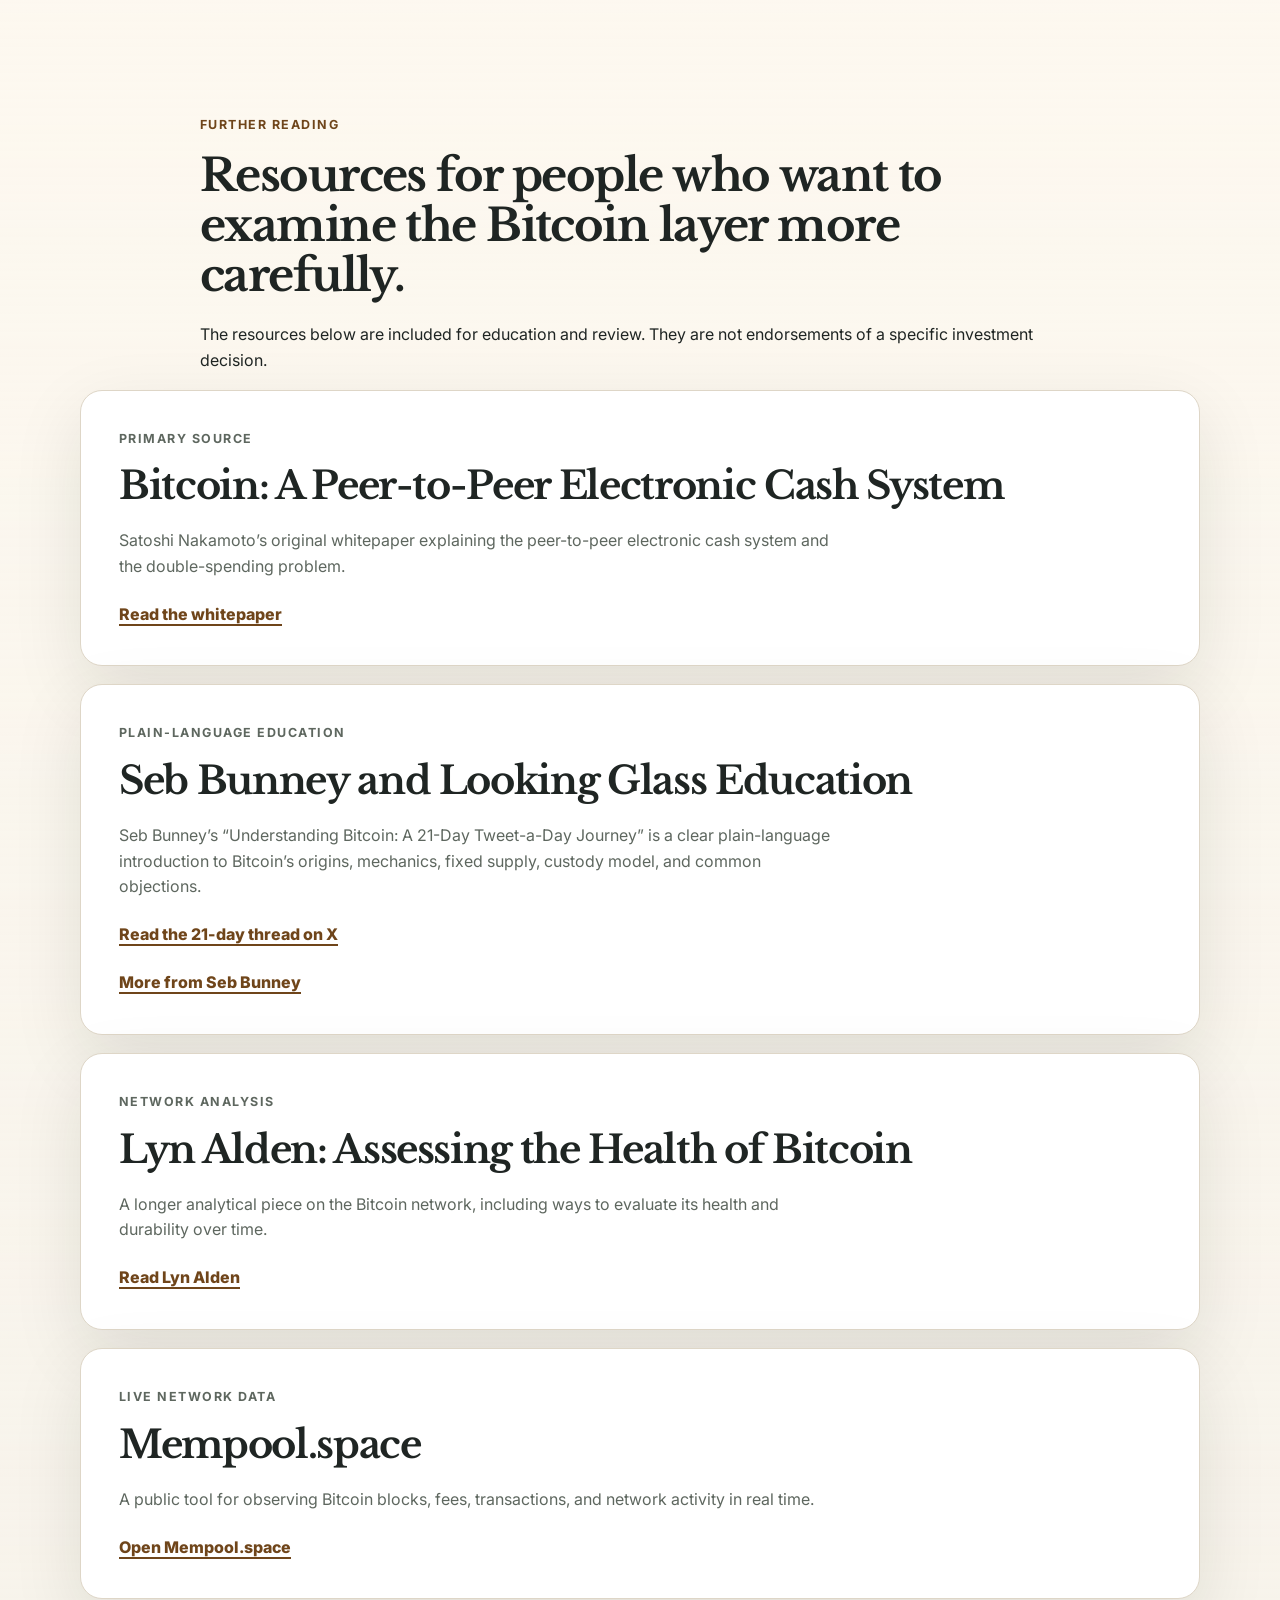
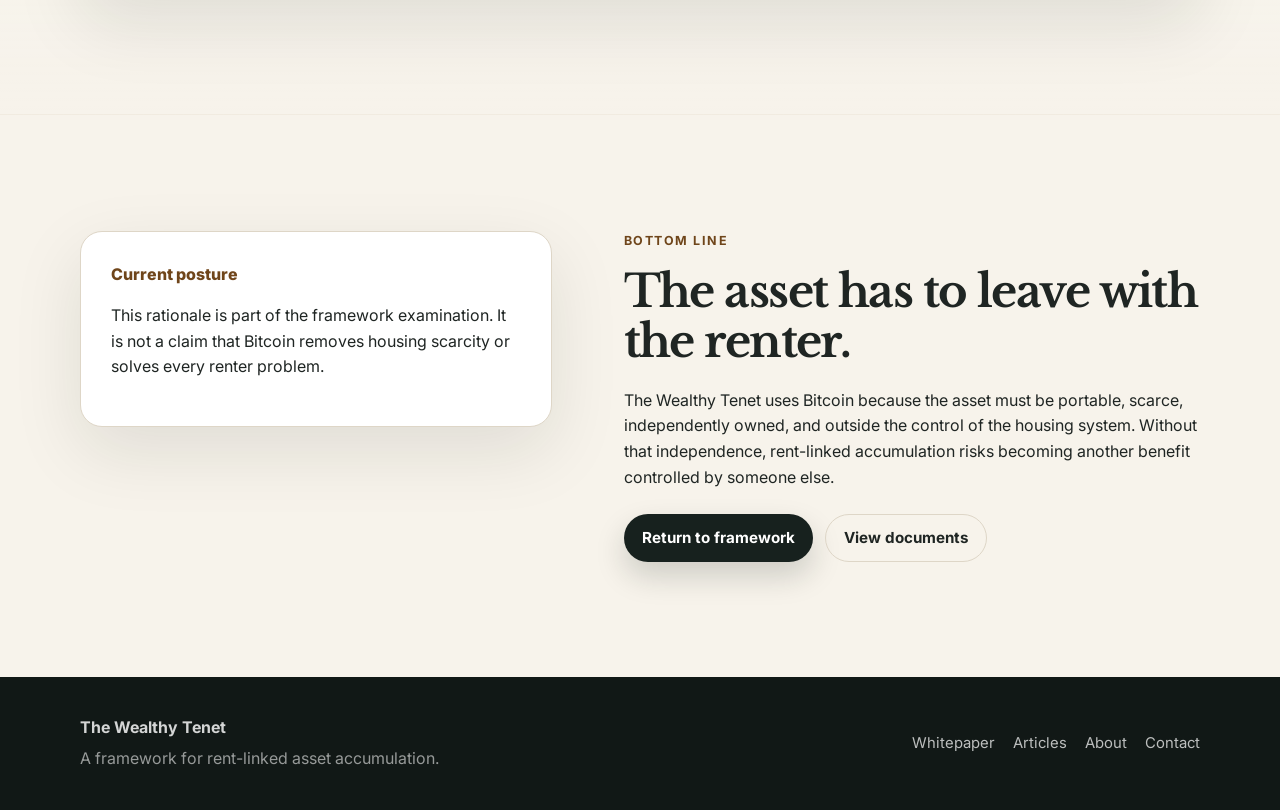
<file: bitcoin-rationale.html>
<!doctype html>
<html lang="en">
<head>
  <meta charset="utf-8">
  <meta name="viewport" content="width=device-width, initial-scale=1">
  <title>Why Bitcoin? | The Wealthy Tenet</title>
  <meta name="description" content="Why The Wealthy Tenet uses Bitcoin as the asset layer for rent-linked asset accumulation, rather than fiat savings, rewards points, gold, real estate, or generic crypto.">
  <link rel="canonical" href="https://wealthytenet.com/bitcoin-rationale.html">
  <link rel="icon" href="favicon.ico" sizes="any">
  <link rel="apple-touch-icon" href="apple-touch-icon.png">
  <meta property="og:site_name" content="The Wealthy Tenet">
  <meta property="og:title" content="Why Bitcoin? | The Wealthy Tenet">
  <meta property="og:description" content="Why The Wealthy Tenet uses Bitcoin as the asset layer for rent-linked asset accumulation.">
  <meta property="og:type" content="website">
  <meta property="og:url" content="https://wealthytenet.com/bitcoin-rationale.html">
  <meta property="og:image" content="https://wealthytenet.com/og-image.png">
  <meta property="og:image:width" content="1200">
  <meta property="og:image:height" content="630">
  <meta name="twitter:card" content="summary_large_image">
  <meta name="twitter:title" content="Why Bitcoin? | The Wealthy Tenet">
  <meta name="twitter:description" content="Why The Wealthy Tenet uses Bitcoin as the asset layer for rent-linked asset accumulation.">
  <meta name="twitter:image" content="https://wealthytenet.com/og-image.png">
  <link rel="preconnect" href="https://fonts.googleapis.com">
  <link rel="preconnect" href="https://fonts.gstatic.com" crossorigin>
  <link href="https://fonts.googleapis.com/css2?family=Inter:wght@400;500;600;700&family=Libre+Baskerville:wght@400;700&display=swap" rel="stylesheet">
  <link rel="stylesheet" href="styles.css">
  <script defer src="https://static.cloudflareinsights.com/beacon.min.js"></script>
</head>
<body>
  <header class="site-header">
    <a class="brand" href="index.html"><span class="brand-mark">WT</span><span class="brand-text">The Wealthy Tenet</span></a>
    <button class="nav-toggle" aria-expanded="false" aria-controls="site-nav">Menu</button>
    <nav id="site-nav" class="site-nav"><a href="framework.html">Framework</a><a href="whitepaper.html">Whitepaper</a><a href="implementation.html">Implementation</a><a href="articles.html">Articles</a><a href="about.html">About</a><a href="contact.html">Contact</a></nav>
  </header>

  <main>
    <section class="page-hero section-pad">
      <div class="container narrow">
        <p class="eyebrow">Bitcoin rationale</p>
        <h1>Why Bitcoin?</h1>
        <p class="hero-lede">The Wealthy Tenet does not use Bitcoin because renters need exposure to crypto. It uses Bitcoin because the model requires an asset that can be owned directly by the renter, carried outside the lease, and protected from dilution.</p>
        <div class="button-row">
          <a class="button primary" href="#asset-requirements">Asset requirements</a>
          <a class="button secondary" href="#further-reading">Further reading</a>
        </div>
      </div>
    </section>

    <section class="section-pad soft-bg">
      <div class="container content-grid">
        <aside class="sticky-note">
          <p class="card-kicker">Core idea</p>
          <p>The asset must be independent of the housing system, or the renter remains trapped inside the same system that failed to help them accumulate wealth.</p>
        </aside>
        <div class="prose">
          <h2>The asset choice matters</h2>
          <p>The Wealthy Tenet begins with a housing problem, not a Bitcoin problem. Renters already make a disciplined monthly payment for shelter, but that payment rarely creates a durable asset owned by the renter.</p>
          <p>If the model simply adds a reward, a rebate, or a balance inside someone else’s platform, it may improve the experience of renting without changing the outcome of renting. The question is not whether rent can produce a perk. The question is whether rent can create portable, tenant-owned asset accumulation.</p>
          <p>That is why the asset layer matters. The asset cannot be issued by the landlord, trapped inside one building, diluted by policy, or dependent on a single administrator. It must be something the renter can own directly.</p>
        </div>
      </div>
    </section>

    <section id="asset-requirements" class="section-pad">
      <div class="container narrow">
        <p class="section-label">Asset requirements</p>
        <h2>What the model requires from the asset layer.</h2>
        <p>Bitcoin is not added to the framework for branding. It is selected because the asset layer must satisfy a demanding set of design requirements.</p>
      </div>
      <div class="container three-col top-gap">
        <article class="feature-card"><span class="number">01</span><h3>Tenant-owned</h3><p>The renter must own the asset directly. The landlord and software layer do not custody it.</p></article>
        <article class="feature-card"><span class="number">02</span><h3>Portable</h3><p>The asset must move with the renter, independent of a lease, building, employer, property manager, or local housing market.</p></article>
        <article class="feature-card"><span class="number">03</span><h3>Scarce</h3><p>The asset must not be easily diluted by an issuer, administrator, central bank, or platform operator.</p></article>
        <article class="feature-card"><span class="number">04</span><h3>Neutral</h3><p>The asset should not depend on the goodwill of a landlord, developer, bank, or political program.</p></article>
        <article class="feature-card"><span class="number">05</span><h3>Auditable</h3><p>The asset and its rules should be publicly verifiable, rather than dependent on private promises or opaque accounting.</p></article>
        <article class="feature-card"><span class="number">06</span><h3>Durable</h3><p>The asset should be capable of serving as long-term savings, not merely short-term consumption credit.</p></article>
      </div>
    </section>

    <section class="section-pad dark-band">
      <div class="container split">
        <div>
          <p class="section-label light">Why not alternatives?</p>
          <h2>The model is not looking for another renter benefit.</h2>
        </div>
        <div class="prose compact-prose">
          <p><strong>Fiat savings</strong> can be useful, but they remain exposed to monetary dilution. If rent-linked savings are built entirely in fiat, the model may help people save while still leaving them inside the same system that erodes purchasing power.</p>
          <p><strong>Rewards points and rebates</strong> can improve the rental experience, but they are usually issued by a company, governed by terms that can change, and trapped inside a platform.</p>
          <p><strong>Gold</strong> has a long history as money, but it is difficult to divide, transfer, verify, and self-custody in small recurring amounts.</p>
          <p><strong>Real estate</strong> is the very asset class many renters are delayed from accessing. Using rent to create more exposure to the housing system would not solve the portability problem.</p>
          <p><strong>Generic crypto</strong> is not the same as Bitcoin. Most crypto assets introduce issuer risk, governance risk, supply uncertainty, insider allocation, or dependence on a central foundation.</p>
        </div>
      </div>
    </section>

    <section class="section-pad soft-bg">
      <div class="container content-grid">
        <aside class="sticky-note">
          <p class="card-kicker">Important distinction</p>
          <p>Bitcoin is the asset layer. The Wealthy Tenet is the housing and incentive framework.</p>
        </aside>
        <div class="prose">
          <h2>Why Bitcoin specifically</h2>
          <p>Bitcoin is a decentralized monetary network with no single issuer, no corporate administrator, and a fixed supply schedule. It allows ownership to be separated from the institutions that normally control access to financial assets.</p>
          <p>For The Wealthy Tenet, that matters because the renter’s asset must not be controlled by the landlord, the software provider, or the housing system itself. The purpose is not to turn renters into traders. The purpose is to create a simple accumulation pathway into an asset they can own directly.</p>
          <p>Bitcoin also makes the model easier to explain operationally. A participating renter can receive bitcoin to their own wallet. The landlord does not custody Bitcoin. The coordination layer does not custody Bitcoin. The renter owns the asset.</p>

          <h2>Agency matters</h2>
          <p>Bitcoin gives the renter something the rental system rarely provides: agency.</p>
          <p>A renter who accumulates bitcoin directly is not building value inside the landlord’s balance sheet, a rewards program, a platform account, or a property-specific benefit. They are accumulating an asset they can control, move, hold, and verify independently.</p>
          <p>That matters because The Wealthy Tenet is not only about savings. It is about giving renters a more direct claim over their own future. The asset must travel with the tenant, remain outside the custody of the housing provider, and preserve the renter’s ability to act independently over time.</p>
        </div>
      </div>
    </section>

    <section class="section-pad">
      <div class="container narrow">
        <p class="section-label">Common objections</p>
        <h2>The hard questions should be addressed directly.</h2>
      </div>
      <div class="container three-col top-gap">
        <article class="feature-card"><h3>Is Bitcoin too volatile?</h3><p>Bitcoin can be volatile over short periods. The model is not based on a lump-sum purchase or short-term price prediction. It is based on recurring accumulation over time.</p></article>
        <article class="feature-card"><h3>Is Bitcoin too complex?</h3><p>The user experience should become simple over time, just as complex technologies like email and online banking became ordinary. The framework should not require renters to become technical experts.</p></article>
        <article class="feature-card"><h3>Is this investment advice?</h3><p>No. The Wealthy Tenet is a framework under examination. Any real implementation would require appropriate legal, regulatory, custody, disclosure, and consumer-protection review.</p></article>
        <article class="feature-card"><h3>Why not let renters choose any asset?</h3><p>Choice may sound attractive, but too much asset choice can turn the model into a financial product marketplace. Bitcoin keeps the design narrow and based on a specific monetary thesis.</p></article>
        <article class="feature-card"><h3>What about custody risk?</h3><p>Custody is central to the design. The framework avoids landlord custody and software custody. Education, wallet design, and regulated execution partners would matter in any pilot.</p></article>
        <article class="feature-card"><h3>What if Bitcoin fails?</h3><p>That risk has to be acknowledged. The Wealthy Tenet does not depend on pretending Bitcoin is risk-free, but Bitcoin is no longer a theoretical experiment.</p></article>
      </div>
    </section>

    <section class="section-pad soft-bg">
      <div class="container content-grid">
        <aside class="sticky-note">
          <p class="card-kicker">Volatility</p>
          <p>Volatility is not automatically evidence of failure. In an emerging monetary asset, it can also be evidence of price discovery.</p>
        </aside>
        <div class="prose">
          <h2>Volatility and accumulation over time</h2>
          <p>Bitcoin is volatile. That should not be ignored.</p>
          <p>But in The Wealthy Tenet, the renter is not being asked to make a single lump-sum purchase or speculate on a short-term price move. The model is based on recurring accumulation over time. In other words, the renter is dollar-cost averaging through an existing monthly payment rhythm.</p>
          <p>That does not remove volatility, but it changes the nature of the exposure. Instead of trying to time the market, the renter accumulates gradually across different price environments.</p>
          <p>Volatility also needs to be understood in context. Bitcoin is still monetizing. It is still moving through global price discovery. Its volatility is partly a sign that the world is still trying to understand what it is, what it is worth, and what role it may play over time.</p>
          <p>For a short-term trader, volatility can be dangerous. For a long-term accumulator, volatility can also be the cost of entering a scarce asset before it is fully understood.</p>
          <p>The comparison is not between volatile bitcoin and risk-free fiat. Fiat savings also carry risk, but the risk is usually quieter: dilution, inflation, and loss of purchasing power over time.</p>
          <p>The question is not whether Bitcoin is perfectly stable today. It is whether a renter is better served by accumulating an asset with short-term volatility and long-term scarcity, or by remaining entirely exposed to a monetary system designed to lose purchasing power over time.</p>
        </div>
      </div>
    </section>

    <section class="section-pad">
      <div class="container content-grid">
        <aside class="sticky-note">
          <p class="card-kicker">Failure risk</p>
          <p>Bitcoin risk should be acknowledged in proportion to Bitcoin’s actual history.</p>
        </aside>
        <div class="prose">
          <h2>Failure risk in context</h2>
          <p>Bitcoin has survived hostile regulation, exchange failures, internal disputes, hard forks, mining cycles, price collapses, and repeated claims of obsolescence.</p>
          <p>That history does not eliminate risk, but it changes the nature of the risk. Bitcoin has been tested in public, under adversarial conditions, with real economic value at stake.</p>
          <p>For The Wealthy Tenet, the relevant question is not whether Bitcoin is risk-free. It is whether Bitcoin’s remaining risks are preferable to building renter wealth inside systems that can be diluted, frozen, censored, trapped, or controlled by someone else.</p>
        </div>
      </div>
    </section>

    <section id="further-reading" class="section-pad soft-bg">
      <div class="container narrow">
        <p class="section-label">Further reading</p>
        <h2>Resources for people who want to examine the Bitcoin layer more carefully.</h2>
        <p>The resources below are included for education and review. They are not endorsements of a specific investment decision.</p>
      </div>
      <div class="container article-list top-gap">
        <article class="article-card">
          <p class="article-meta">Primary source</p>
          <h2>Bitcoin: A Peer-to-Peer Electronic Cash System</h2>
          <p>Satoshi Nakamoto’s original whitepaper explaining the peer-to-peer electronic cash system and the double-spending problem.</p>
          <a class="text-link" href="https://bitcoin.org/bitcoin.pdf" target="_blank" rel="noopener">Read the whitepaper</a>
        </article>
        <article class="article-card">
          <p class="article-meta">Plain-language education</p>
          <h2>Seb Bunney and Looking Glass Education</h2>
          <p>Seb Bunney’s “Understanding Bitcoin: A 21-Day Tweet-a-Day Journey” is a clear plain-language introduction to Bitcoin’s origins, mechanics, fixed supply, custody model, and common objections.</p>
          <a class="text-link" href="https://x.com/sebbunney/status/1896569250632155178" target="_blank" rel="noopener">Read the 21-day thread on X</a>
          <p></p>
          <a class="text-link" href="https://lookingglasseducation.com/author/sebbunney/" target="_blank" rel="noopener">More from Seb Bunney</a>
        </article>
        <article class="article-card">
          <p class="article-meta">Network analysis</p>
          <h2>Lyn Alden: Assessing the Health of Bitcoin</h2>
          <p>A longer analytical piece on the Bitcoin network, including ways to evaluate its health and durability over time.</p>
          <a class="text-link" href="https://www.lynalden.com/bitcoin-network-health/" target="_blank" rel="noopener">Read Lyn Alden</a>
        </article>
        <article class="article-card">
          <p class="article-meta">Live network data</p>
          <h2>Mempool.space</h2>
          <p>A public tool for observing Bitcoin blocks, fees, transactions, and network activity in real time.</p>
          <a class="text-link" href="https://mempool.space/" target="_blank" rel="noopener">Open Mempool.space</a>
        </article>
      </div>
    </section>

    <section class="section-pad">
      <div class="container split reverse-mobile">
        <div class="callout-box">
          <p class="callout-title">Current posture</p>
          <p>This rationale is part of the framework examination. It is not a claim that Bitcoin removes housing scarcity or solves every renter problem.</p>
        </div>
        <div>
          <p class="section-label">Bottom line</p>
          <h2>The asset has to leave with the renter.</h2>
          <p>The Wealthy Tenet uses Bitcoin because the asset must be portable, scarce, independently owned, and outside the control of the housing system. Without that independence, rent-linked accumulation risks becoming another benefit controlled by someone else.</p>
          <div class="button-row compact">
            <a class="button primary" href="framework.html">Return to framework</a>
            <a class="button secondary" href="whitepaper.html">View documents</a>
          </div>
        </div>
      </div>
    </section>
  </main>

  <footer class="site-footer"><div class="container footer-grid"><div><strong>The Wealthy Tenet</strong><p>A framework for rent-linked asset accumulation.</p></div><div class="footer-links"><a href="whitepaper.html">Whitepaper</a><a href="articles.html">Articles</a><a href="about.html">About</a><a href="contact.html">Contact</a></div></div></footer>
  <script src="script.js"></script>
</body>
</html>
</file>
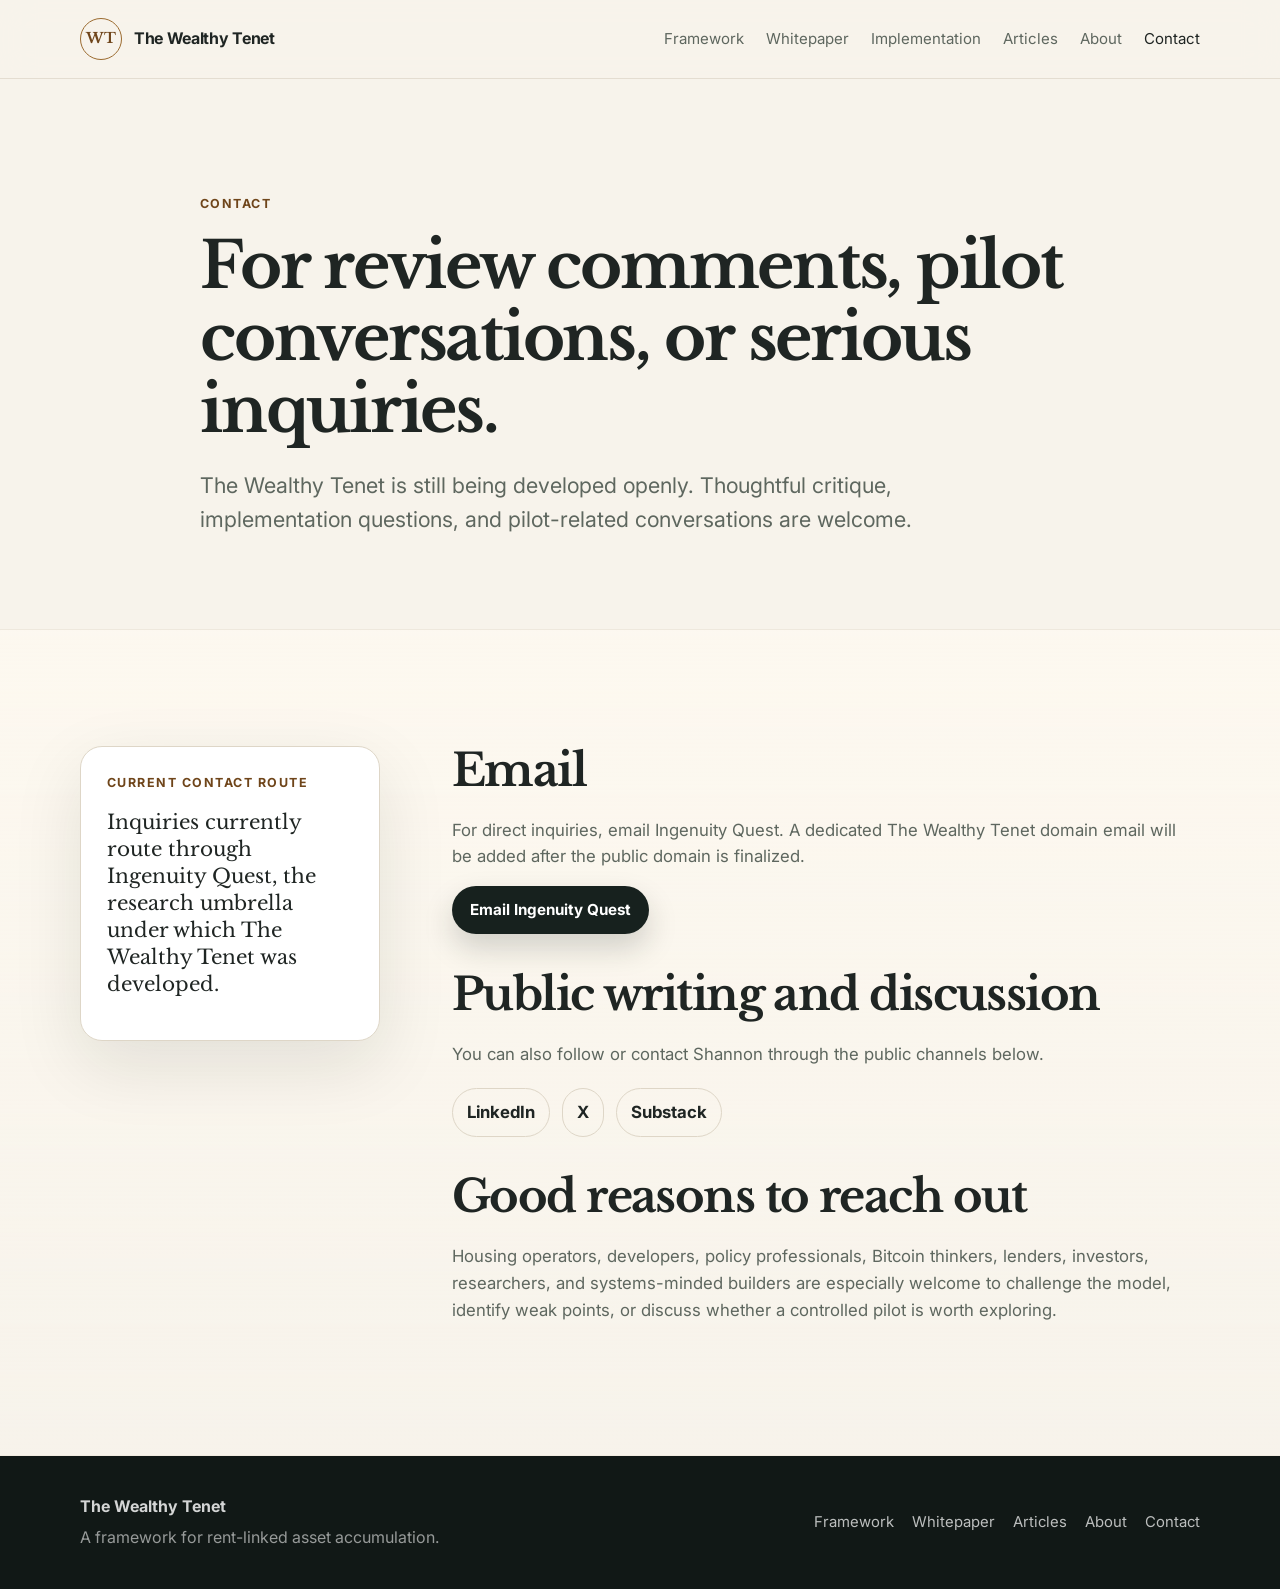
<file: contact.html>
<!doctype html>
<html lang="en">
<head>
  <meta charset="utf-8">
  <meta name="viewport" content="width=device-width, initial-scale=1">
  <title>Contact | The Wealthy Tenet</title>
  <meta name="description" content="Contact The Wealthy Tenet for review comments, pilot conversations, implementation questions, or serious inquiries.">
  <link rel="canonical" href="https://wealthytenet.com/contact.html">
  <link rel="icon" href="favicon.ico" sizes="any">
  <link rel="apple-touch-icon" href="apple-touch-icon.png">
  <meta property="og:site_name" content="The Wealthy Tenet">
  <meta property="og:title" content="Contact | The Wealthy Tenet">
  <meta property="og:description" content="Contact The Wealthy Tenet for review comments, pilot conversations, implementation questions, or serious inquiries.">
  <meta property="og:type" content="website">
  <meta property="og:url" content="https://wealthytenet.com/contact.html">
  <meta property="og:image" content="https://wealthytenet.com/og-image.png">
  <meta property="og:image:width" content="1200">
  <meta property="og:image:height" content="630">
  <meta name="twitter:card" content="summary_large_image">
  <meta name="twitter:title" content="Contact | The Wealthy Tenet">
  <meta name="twitter:description" content="Contact The Wealthy Tenet for review comments, pilot conversations, implementation questions, or serious inquiries.">
  <meta name="twitter:image" content="https://wealthytenet.com/og-image.png">
  <link rel="preconnect" href="https://fonts.googleapis.com">
  <link rel="preconnect" href="https://fonts.gstatic.com" crossorigin>
  <link href="https://fonts.googleapis.com/css2?family=Inter:wght@400;500;600;700&family=Libre+Baskerville:wght@400;700&display=swap" rel="stylesheet">
  <link rel="stylesheet" href="styles.css">
  <script defer src="https://static.cloudflareinsights.com/beacon.min.js"></script>
</head>
<body>
  <header class="site-header">
    <a class="brand" href="index.html"><span class="brand-mark">WT</span><span class="brand-text">The Wealthy Tenet</span></a>
    <button class="nav-toggle" aria-expanded="false" aria-controls="site-nav">Menu</button>
    <nav id="site-nav" class="site-nav"><a href="framework.html">Framework</a><a href="whitepaper.html">Whitepaper</a><a href="implementation.html">Implementation</a><a href="articles.html">Articles</a><a href="about.html">About</a><a class="active" href="contact.html">Contact</a></nav>
  </header>

  <main>
    <section class="page-hero section-pad">
      <div class="container narrow">
        <p class="eyebrow">Contact</p>
        <h1>For review comments, pilot conversations, or serious inquiries.</h1>
        <p class="hero-lede">The Wealthy Tenet is still being developed openly. Thoughtful critique, implementation questions, and pilot-related conversations are welcome.</p>
      </div>
    </section>

    <section class="section-pad soft-bg">
      <div class="container content-grid">
        <aside class="sticky-note">
          <p class="card-kicker">Current contact route</p>
          <p>Inquiries currently route through Ingenuity Quest, the research umbrella under which The Wealthy Tenet was developed.</p>
        </aside>

        <div class="prose">
          <h2>Email</h2>
          <p>For direct inquiries, email Ingenuity Quest. A dedicated The Wealthy Tenet domain email will be added after the public domain is finalized.</p>
          <p>
            <a class="button primary" href="mailto:IngenuityQuest@outlook.com?subject=The%20Wealthy%20Tenet%20Inquiry">Email Ingenuity Quest</a>
          </p>

          <h2>Public writing and discussion</h2>
          <p>You can also follow or contact Shannon through the public channels below.</p>

          <div class="link-list">
            <a href="https://ca.linkedin.com/in/shannon-hrudka" target="_blank" rel="noopener">LinkedIn</a>
            <a href="https://x.com/shrudka" target="_blank" rel="noopener">X</a>
            <a href="https://substack.com/@shannonhrudka" target="_blank" rel="noopener">Substack</a>
          </div>

          <h2>Good reasons to reach out</h2>
          <p>Housing operators, developers, policy professionals, Bitcoin thinkers, lenders, investors, researchers, and systems-minded builders are especially welcome to challenge the model, identify weak points, or discuss whether a controlled pilot is worth exploring.</p>
        </div>
      </div>
    </section>
  </main>

  <footer class="site-footer"><div class="container footer-grid"><div><strong>The Wealthy Tenet</strong><p>A framework for rent-linked asset accumulation.</p></div><div class="footer-links"><a href="framework.html">Framework</a><a href="whitepaper.html">Whitepaper</a><a href="articles.html">Articles</a><a href="about.html">About</a><a href="contact.html">Contact</a></div></div></footer>
  <script src="script.js"></script>
</body>
</html>
</file>
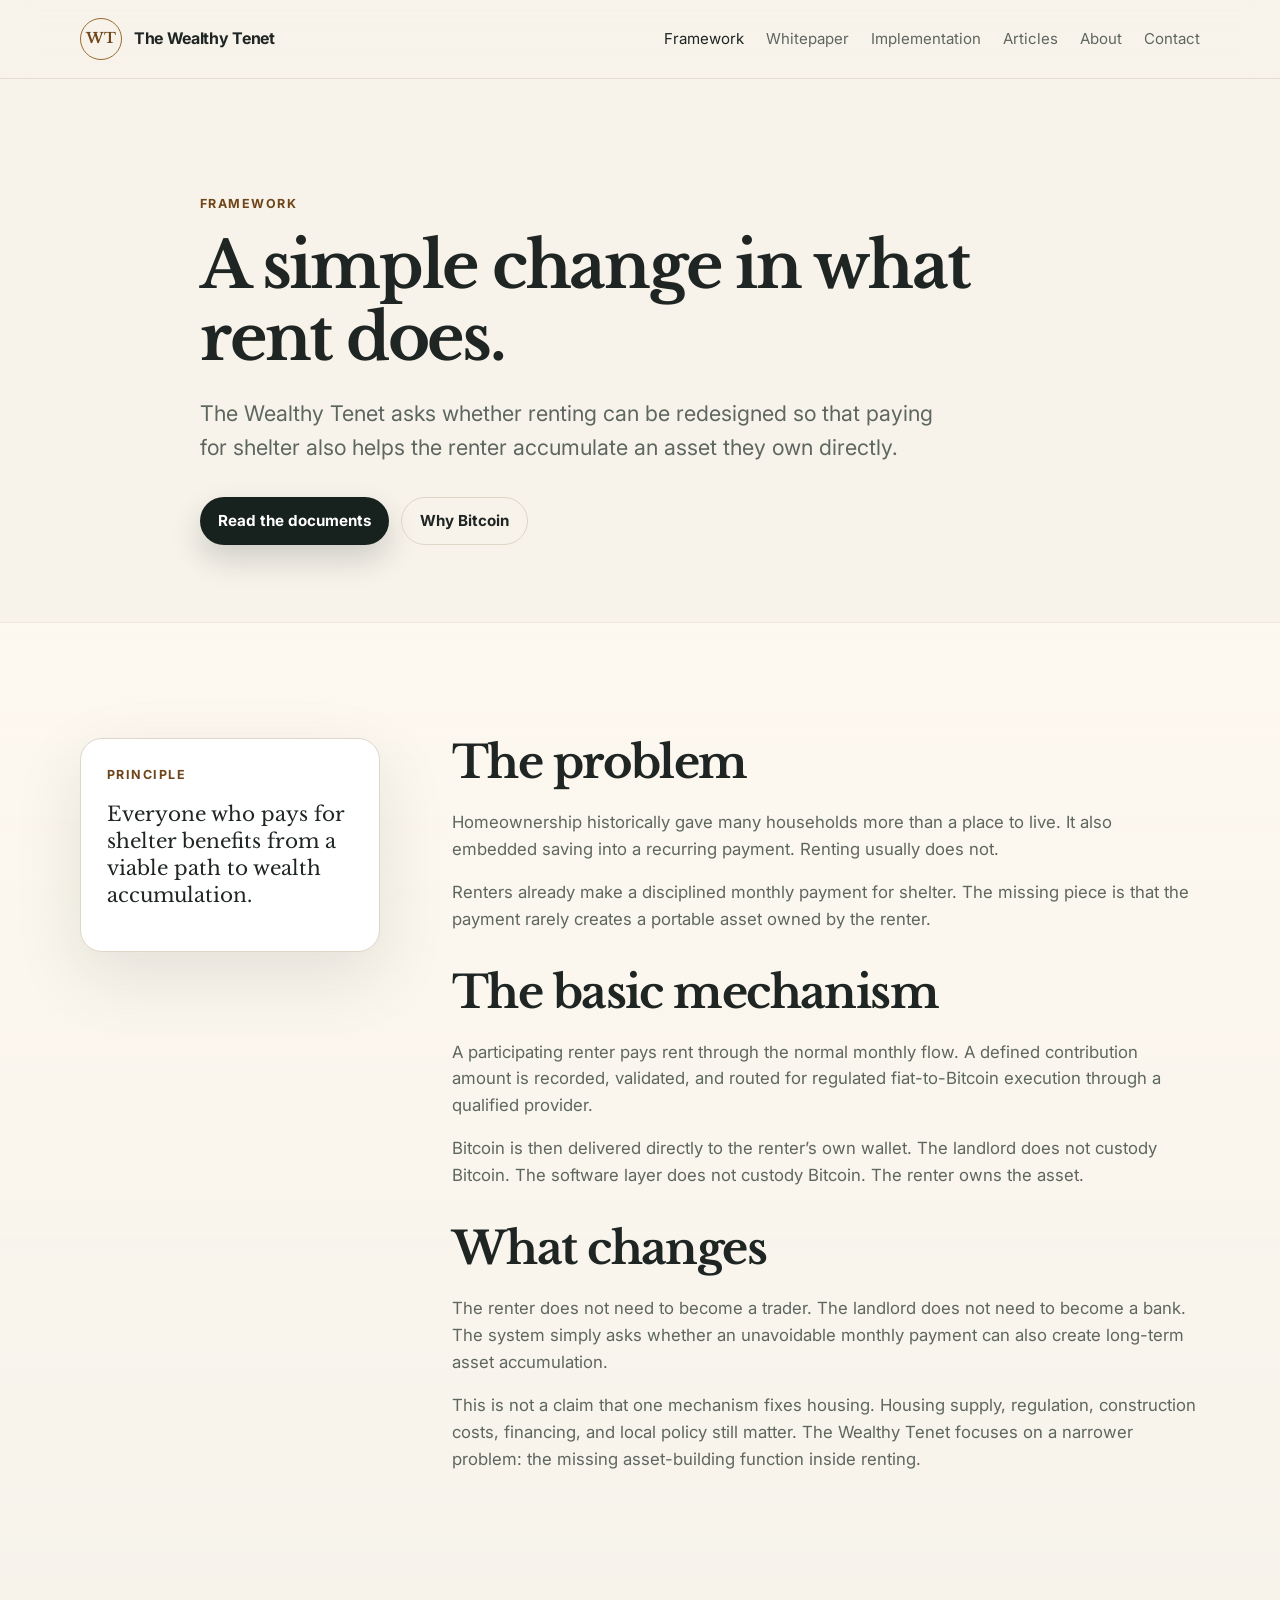
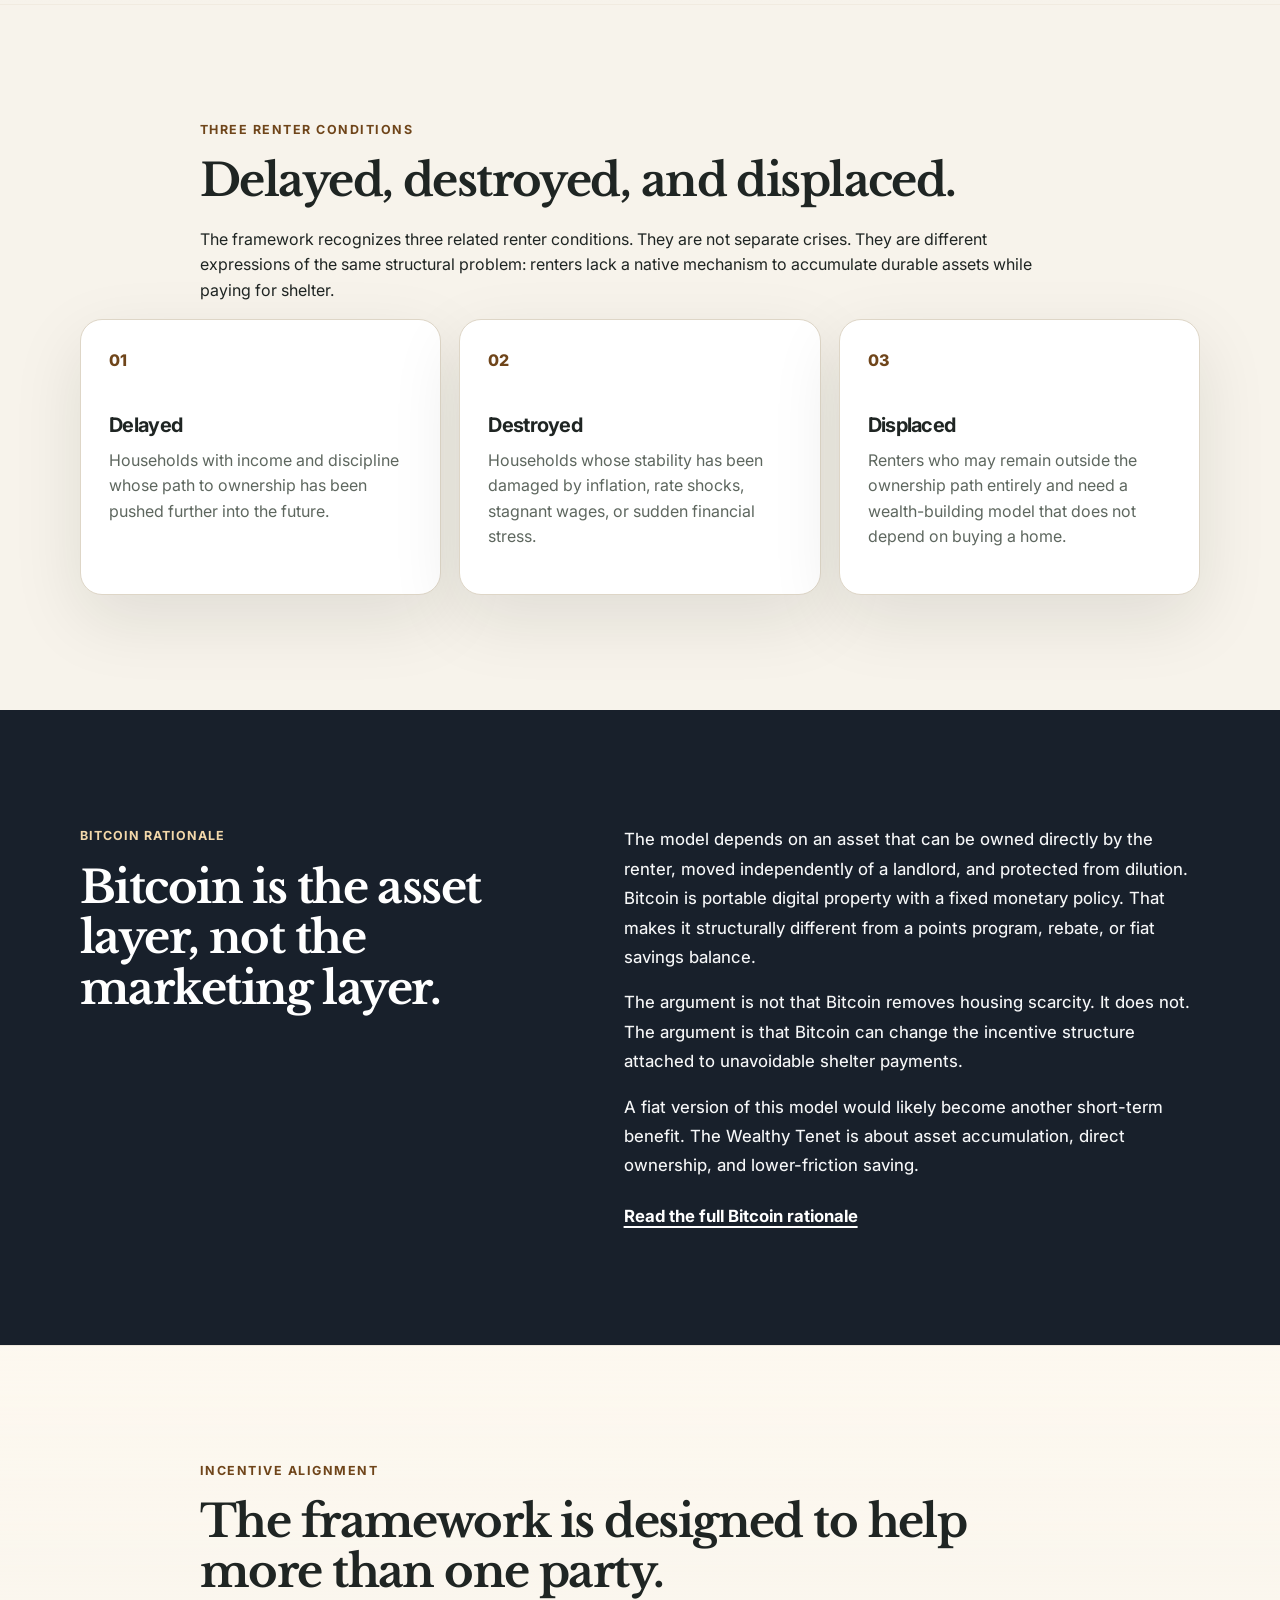
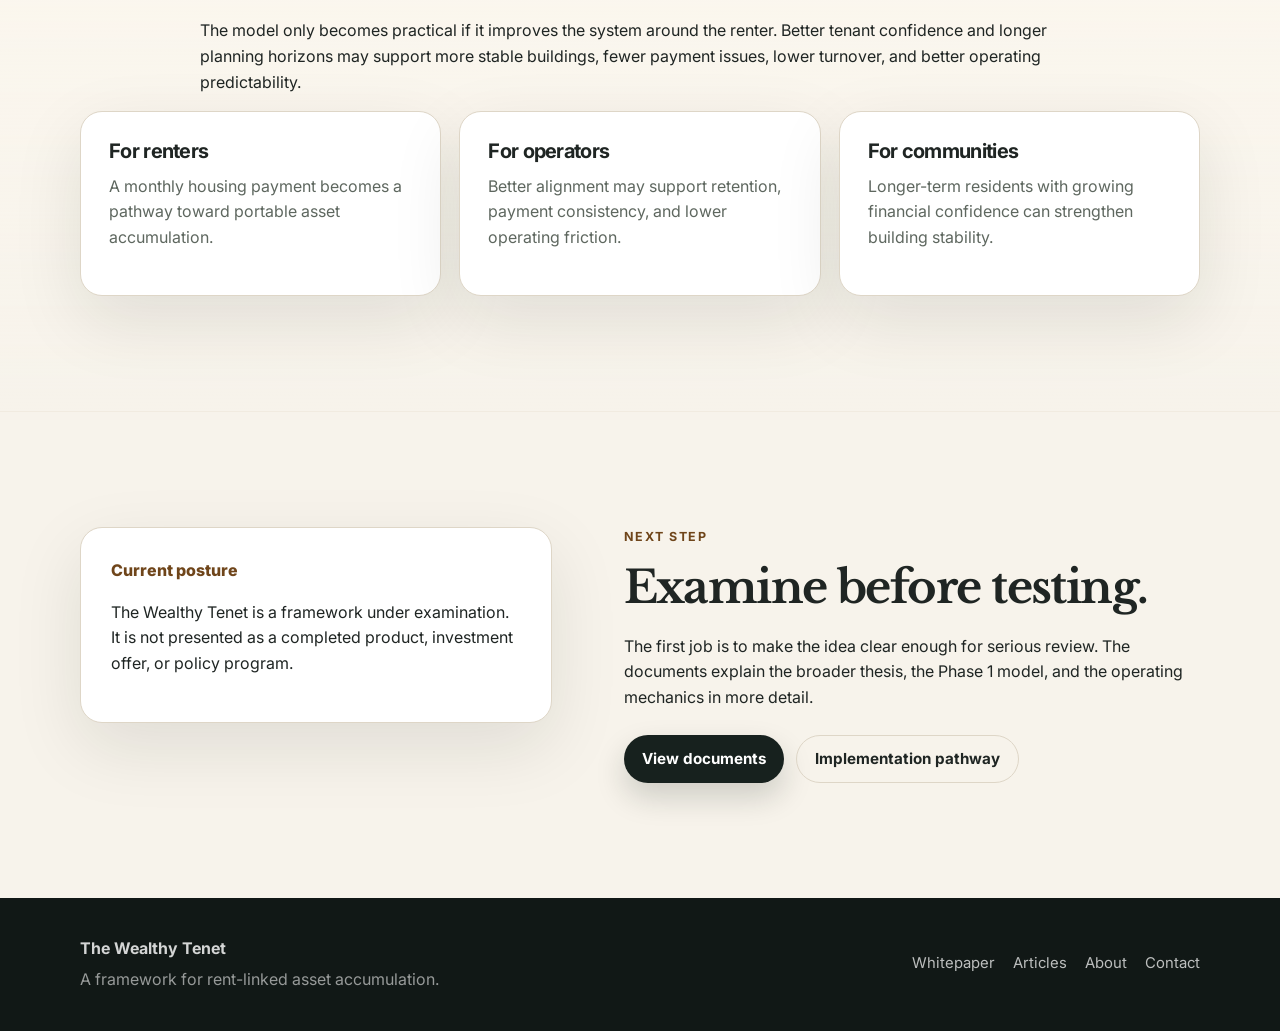
<file: framework.html>
<!doctype html>
<html lang="en">
<head>
  <meta charset="utf-8">
  <meta name="viewport" content="width=device-width, initial-scale=1">
  <title>Framework | The Wealthy Tenet</title>
  <meta name="description" content="The Wealthy Tenet framework explores whether rent-linked payments can become a pathway to tenant-owned asset accumulation through non-custodial Bitcoin ownership.">
  <link rel="canonical" href="https://wealthytenet.com/framework.html">
  <link rel="icon" href="favicon.ico" sizes="any">
  <link rel="apple-touch-icon" href="apple-touch-icon.png">
  <meta property="og:site_name" content="The Wealthy Tenet">
  <meta property="og:title" content="Framework | The Wealthy Tenet">
  <meta property="og:description" content="A simple framework for redesigning rent so paying for shelter can also support tenant-owned asset accumulation.">
  <meta property="og:type" content="website">
  <meta property="og:url" content="https://wealthytenet.com/framework.html">
  <meta property="og:image" content="https://wealthytenet.com/og-image.png">
  <meta property="og:image:width" content="1200">
  <meta property="og:image:height" content="630">
  <meta name="twitter:card" content="summary_large_image">
  <meta name="twitter:title" content="Framework | The Wealthy Tenet">
  <meta name="twitter:description" content="A simple framework for redesigning rent so paying for shelter can also support tenant-owned asset accumulation.">
  <meta name="twitter:image" content="https://wealthytenet.com/og-image.png">
  <link rel="preconnect" href="https://fonts.googleapis.com">
  <link rel="preconnect" href="https://fonts.gstatic.com" crossorigin>
  <link href="https://fonts.googleapis.com/css2?family=Inter:wght@400;500;600;700&family=Libre+Baskerville:wght@400;700&display=swap" rel="stylesheet">
  <link rel="stylesheet" href="styles.css">
  <script defer src="https://static.cloudflareinsights.com/beacon.min.js"></script>
</head>
<body>
  <header class="site-header">
    <a class="brand" href="index.html"><span class="brand-mark">WT</span><span class="brand-text">The Wealthy Tenet</span></a>
    <button class="nav-toggle" aria-expanded="false" aria-controls="site-nav">Menu</button>
    <nav id="site-nav" class="site-nav"><a class="active" href="framework.html">Framework</a><a href="whitepaper.html">Whitepaper</a><a href="implementation.html">Implementation</a><a href="articles.html">Articles</a><a href="about.html">About</a><a href="contact.html">Contact</a></nav>
  </header>

  <main>
    <section class="page-hero section-pad">
      <div class="container narrow">
        <p class="eyebrow">Framework</p>
        <h1>A simple change in what rent does.</h1>
        <p class="hero-lede">The Wealthy Tenet asks whether renting can be redesigned so that paying for shelter also helps the renter accumulate an asset they own directly.</p>
        <div class="button-row">
          <a class="button primary" href="whitepaper.html">Read the documents</a>
          <a class="button secondary" href="#bitcoin">Why Bitcoin</a>
        </div>
      </div>
    </section>

    <section class="section-pad soft-bg">
      <div class="container content-grid">
        <aside class="sticky-note">
          <p class="card-kicker">Principle</p>
          <p>Everyone who pays for shelter benefits from a viable path to wealth accumulation.</p>
        </aside>
        <div class="prose">
          <h2>The problem</h2>
          <p>Homeownership historically gave many households more than a place to live. It also embedded saving into a recurring payment. Renting usually does not.</p>
          <p>Renters already make a disciplined monthly payment for shelter. The missing piece is that the payment rarely creates a portable asset owned by the renter.</p>

          <h2>The basic mechanism</h2>
          <p>A participating renter pays rent through the normal monthly flow. A defined contribution amount is recorded, validated, and routed for regulated fiat-to-Bitcoin execution through a qualified provider.</p>
          <p>Bitcoin is then delivered directly to the renter’s own wallet. The landlord does not custody Bitcoin. The software layer does not custody Bitcoin. The renter owns the asset.</p>

          <h2>What changes</h2>
          <p>The renter does not need to become a trader. The landlord does not need to become a bank. The system simply asks whether an unavoidable monthly payment can also create long-term asset accumulation.</p>
          <p>This is not a claim that one mechanism fixes housing. Housing supply, regulation, construction costs, financing, and local policy still matter. The Wealthy Tenet focuses on a narrower problem: the missing asset-building function inside renting.</p>
        </div>
      </div>
    </section>

    <section class="section-pad">
      <div class="container narrow">
        <p class="section-label">Three renter conditions</p>
        <h2>Delayed, destroyed, and displaced.</h2>
        <p>The framework recognizes three related renter conditions. They are not separate crises. They are different expressions of the same structural problem: renters lack a native mechanism to accumulate durable assets while paying for shelter.</p>
      </div>
      <div class="container three-col top-gap">
        <article class="feature-card">
          <span class="number">01</span>
          <h3>Delayed</h3>
          <p>Households with income and discipline whose path to ownership has been pushed further into the future.</p>
        </article>
        <article class="feature-card">
          <span class="number">02</span>
          <h3>Destroyed</h3>
          <p>Households whose stability has been damaged by inflation, rate shocks, stagnant wages, or sudden financial stress.</p>
        </article>
        <article class="feature-card">
          <span class="number">03</span>
          <h3>Displaced</h3>
          <p>Renters who may remain outside the ownership path entirely and need a wealth-building model that does not depend on buying a home.</p>
        </article>
      </div>
    </section>

    <section id="bitcoin" class="section-pad dark-band">
      <div class="container split">
        <div>
          <p class="section-label light">Bitcoin rationale</p>
          <h2>Bitcoin is the asset layer, not the marketing layer.</h2>
        </div>
        <div class="prose compact-prose">
          <p>The model depends on an asset that can be owned directly by the renter, moved independently of a landlord, and protected from dilution. Bitcoin is portable digital property with a fixed monetary policy. That makes it structurally different from a points program, rebate, or fiat savings balance.</p>
          <p>The argument is not that Bitcoin removes housing scarcity. It does not. The argument is that Bitcoin can change the incentive structure attached to unavoidable shelter payments.</p>
          <p>A fiat version of this model would likely become another short-term benefit. The Wealthy Tenet is about asset accumulation, direct ownership, and lower-friction saving.</p>
          <a class="text-link light-link" href="bitcoin-rationale.html">Read the full Bitcoin rationale</a>
        </div>
      </div>
    </section>

    <section class="section-pad soft-bg">
      <div class="container narrow">
        <p class="section-label">Incentive alignment</p>
        <h2>The framework is designed to help more than one party.</h2>
        <p>The model only becomes practical if it improves the system around the renter. Better tenant confidence and longer planning horizons may support more stable buildings, fewer payment issues, lower turnover, and better operating predictability.</p>
      </div>
      <div class="container three-col top-gap">
        <article class="feature-card"><h3>For renters</h3><p>A monthly housing payment becomes a pathway toward portable asset accumulation.</p></article>
        <article class="feature-card"><h3>For operators</h3><p>Better alignment may support retention, payment consistency, and lower operating friction.</p></article>
        <article class="feature-card"><h3>For communities</h3><p>Longer-term residents with growing financial confidence can strengthen building stability.</p></article>
      </div>
    </section>

    <section class="section-pad">
      <div class="container split reverse-mobile">
        <div class="callout-box">
          <p class="callout-title">Current posture</p>
          <p>The Wealthy Tenet is a framework under examination. It is not presented as a completed product, investment offer, or policy program.</p>
        </div>
        <div>
          <p class="section-label">Next step</p>
          <h2>Examine before testing.</h2>
          <p>The first job is to make the idea clear enough for serious review. The documents explain the broader thesis, the Phase 1 model, and the operating mechanics in more detail.</p>
          <div class="button-row compact">
            <a class="button primary" href="whitepaper.html">View documents</a>
            <a class="button secondary" href="implementation.html">Implementation pathway</a>
          </div>
        </div>
      </div>
    </section>
  </main>

  <footer class="site-footer"><div class="container footer-grid"><div><strong>The Wealthy Tenet</strong><p>A framework for rent-linked asset accumulation.</p></div><div class="footer-links"><a href="whitepaper.html">Whitepaper</a><a href="articles.html">Articles</a><a href="about.html">About</a><a href="contact.html">Contact</a></div></div></footer>
  <script src="script.js"></script>
</body>
</html>
</file>
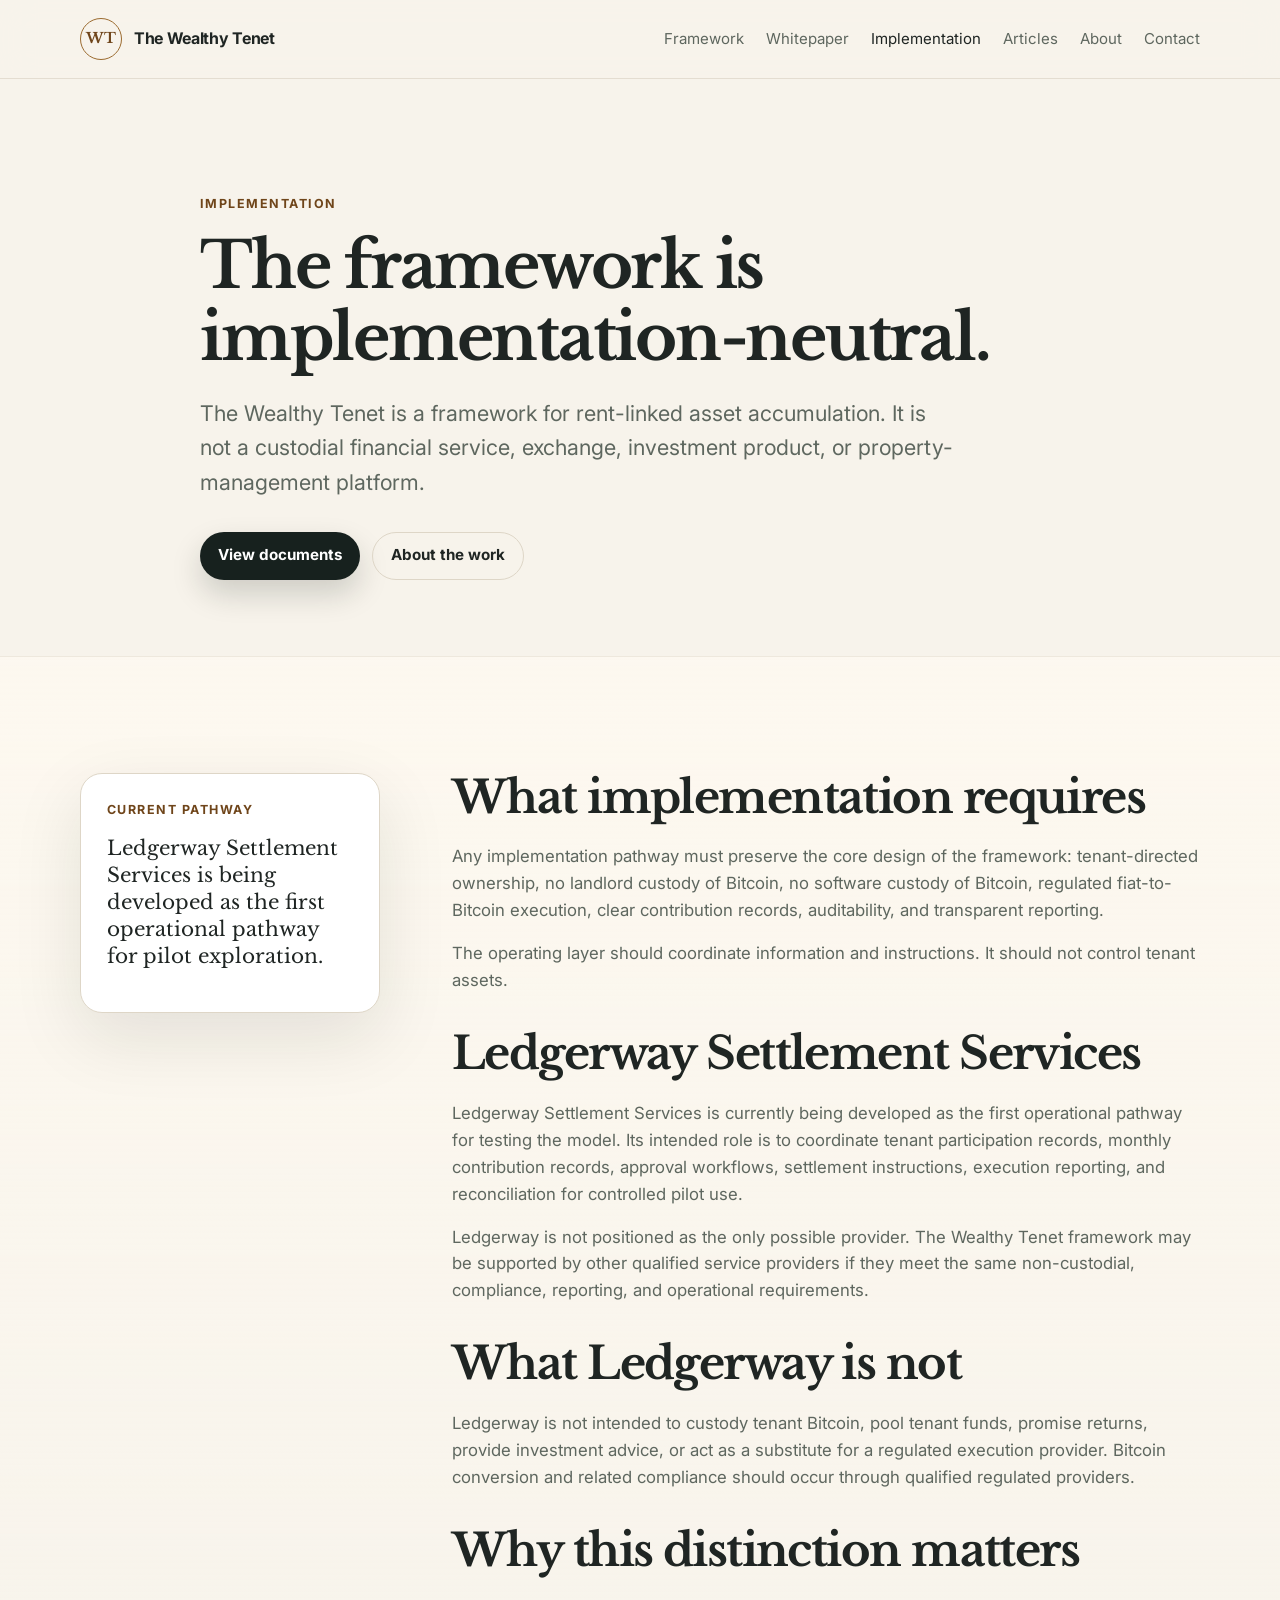
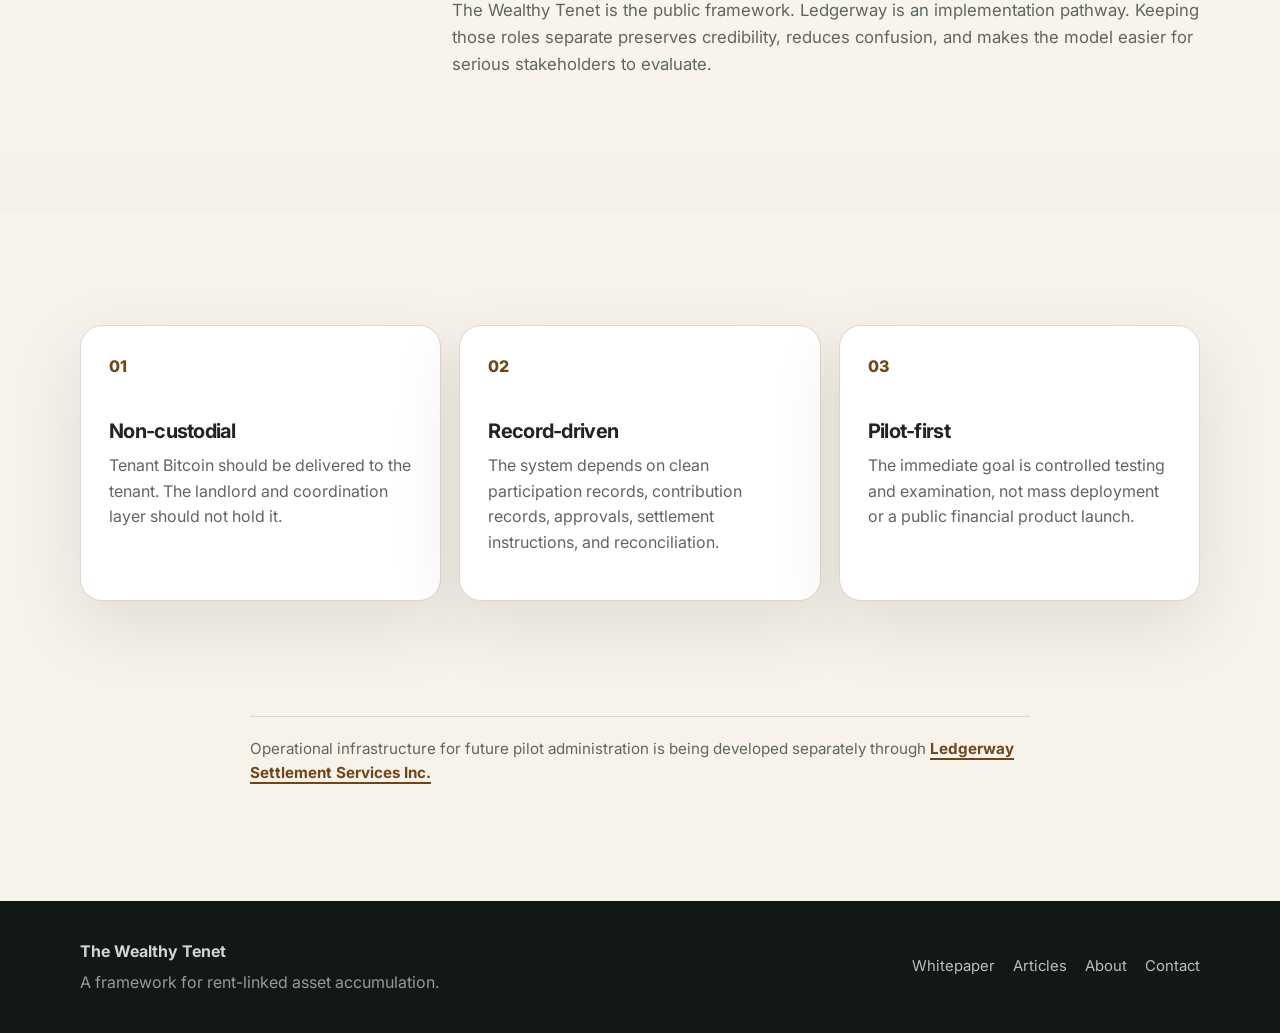
<file: implementation.html>
<!doctype html>
<html lang="en">
<head>
  <meta charset="utf-8">
  <meta name="viewport" content="width=device-width, initial-scale=1">
  <title>Implementation | The Wealthy Tenet</title>
  <meta name="description" content="Implementation pathways for The Wealthy Tenet framework, including Ledgerway Settlement Services as the first pathway under development.">
  <link rel="canonical" href="https://wealthytenet.com/implementation.html">
  <link rel="icon" href="favicon.ico" sizes="any">
  <link rel="apple-touch-icon" href="apple-touch-icon.png">
  <meta property="og:site_name" content="The Wealthy Tenet">
  <meta property="og:title" content="Implementation | The Wealthy Tenet">
  <meta property="og:description" content="Implementation pathways for rent-linked asset accumulation, including non-custodial pilot exploration.">
  <meta property="og:type" content="website">
  <meta property="og:url" content="https://wealthytenet.com/implementation.html">
  <meta property="og:image" content="https://wealthytenet.com/og-image.png">
  <meta property="og:image:width" content="1200">
  <meta property="og:image:height" content="630">
  <meta name="twitter:card" content="summary_large_image">
  <meta name="twitter:title" content="Implementation | The Wealthy Tenet">
  <meta name="twitter:description" content="Implementation pathways for rent-linked asset accumulation, including non-custodial pilot exploration.">
  <meta name="twitter:image" content="https://wealthytenet.com/og-image.png">
  <link rel="preconnect" href="https://fonts.googleapis.com">
  <link rel="preconnect" href="https://fonts.gstatic.com" crossorigin>
  <link href="https://fonts.googleapis.com/css2?family=Inter:wght@400;500;600;700&family=Libre+Baskerville:wght@400;700&display=swap" rel="stylesheet">
  <link rel="stylesheet" href="styles.css">
  <script defer src="https://static.cloudflareinsights.com/beacon.min.js"></script>
</head>
<body>
  <header class="site-header">
    <a class="brand" href="index.html"><span class="brand-mark">WT</span><span class="brand-text">The Wealthy Tenet</span></a>
    <button class="nav-toggle" aria-expanded="false" aria-controls="site-nav">Menu</button>
    <nav id="site-nav" class="site-nav"><a href="framework.html">Framework</a><a href="whitepaper.html">Whitepaper</a><a class="active" href="implementation.html">Implementation</a><a href="articles.html">Articles</a><a href="about.html">About</a><a href="contact.html">Contact</a></nav>
  </header>
  <main>
    <section class="page-hero section-pad">
      <div class="container narrow">
        <p class="eyebrow">Implementation</p>
        <h1>The framework is implementation-neutral.</h1>
        <p class="hero-lede">The Wealthy Tenet is a framework for rent-linked asset accumulation. It is not a custodial financial service, exchange, investment product, or property-management platform.</p>
        <div class="button-row">
          <a class="button primary" href="whitepaper.html">View documents</a>
          <a class="button secondary" href="about.html">About the work</a>
        </div>
      </div>
    </section>

    <section class="section-pad soft-bg">
      <div class="container content-grid">
        <aside class="sticky-note">
          <p class="card-kicker">Current pathway</p>
          <p>Ledgerway Settlement Services is being developed as the first operational pathway for pilot exploration.</p>
        </aside>
        <div class="prose">
          <h2>What implementation requires</h2>
          <p>Any implementation pathway must preserve the core design of the framework: tenant-directed ownership, no landlord custody of Bitcoin, no software custody of Bitcoin, regulated fiat-to-Bitcoin execution, clear contribution records, auditability, and transparent reporting.</p>
          <p>The operating layer should coordinate information and instructions. It should not control tenant assets.</p>

          <h2>Ledgerway Settlement Services</h2>
          <p>Ledgerway Settlement Services is currently being developed as the first operational pathway for testing the model. Its intended role is to coordinate tenant participation records, monthly contribution records, approval workflows, settlement instructions, execution reporting, and reconciliation for controlled pilot use.</p>
          <p>Ledgerway is not positioned as the only possible provider. The Wealthy Tenet framework may be supported by other qualified service providers if they meet the same non-custodial, compliance, reporting, and operational requirements.</p>

          <h2>What Ledgerway is not</h2>
          <p>Ledgerway is not intended to custody tenant Bitcoin, pool tenant funds, promise returns, provide investment advice, or act as a substitute for a regulated execution provider. Bitcoin conversion and related compliance should occur through qualified regulated providers.</p>

          <h2>Why this distinction matters</h2>
          <p>The Wealthy Tenet is the public framework. Ledgerway is an implementation pathway. Keeping those roles separate preserves credibility, reduces confusion, and makes the model easier for serious stakeholders to evaluate.</p>
        </div>
      </div>
    </section>

    <section class="section-pad">
      <div class="container three-col">
        <article class="feature-card">
          <span class="number">01</span>
          <h3>Non-custodial</h3>
          <p>Tenant Bitcoin should be delivered to the tenant. The landlord and coordination layer should not hold it.</p>
        </article>
        <article class="feature-card">
          <span class="number">02</span>
          <h3>Record-driven</h3>
          <p>The system depends on clean participation records, contribution records, approvals, settlement instructions, and reconciliation.</p>
        </article>
        <article class="feature-card">
          <span class="number">03</span>
          <h3>Pilot-first</h3>
          <p>The immediate goal is controlled testing and examination, not mass deployment or a public financial product launch.</p>
        </article>
      </div>
    </section>
    <section class="section-pad implementation-reference">
      <div class="container">
        <p class="small-note">
          Operational infrastructure for future pilot administration is being developed separately through
          <a href="https://shanman72.github.io/ledgerway-website/" target="_blank" rel="noopener noreferrer">
            Ledgerway Settlement Services Inc.
          </a>
        </p>
      </div>
    </section>
  </main>
  <footer class="site-footer"><div class="container footer-grid"><div><strong>The Wealthy Tenet</strong><p>A framework for rent-linked asset accumulation.</p></div><div class="footer-links"><a href="whitepaper.html">Whitepaper</a><a href="articles.html">Articles</a><a href="about.html">About</a><a href="contact.html">Contact</a></div></div></footer>
  <script src="script.js"></script>
</body>
</html>
</file>
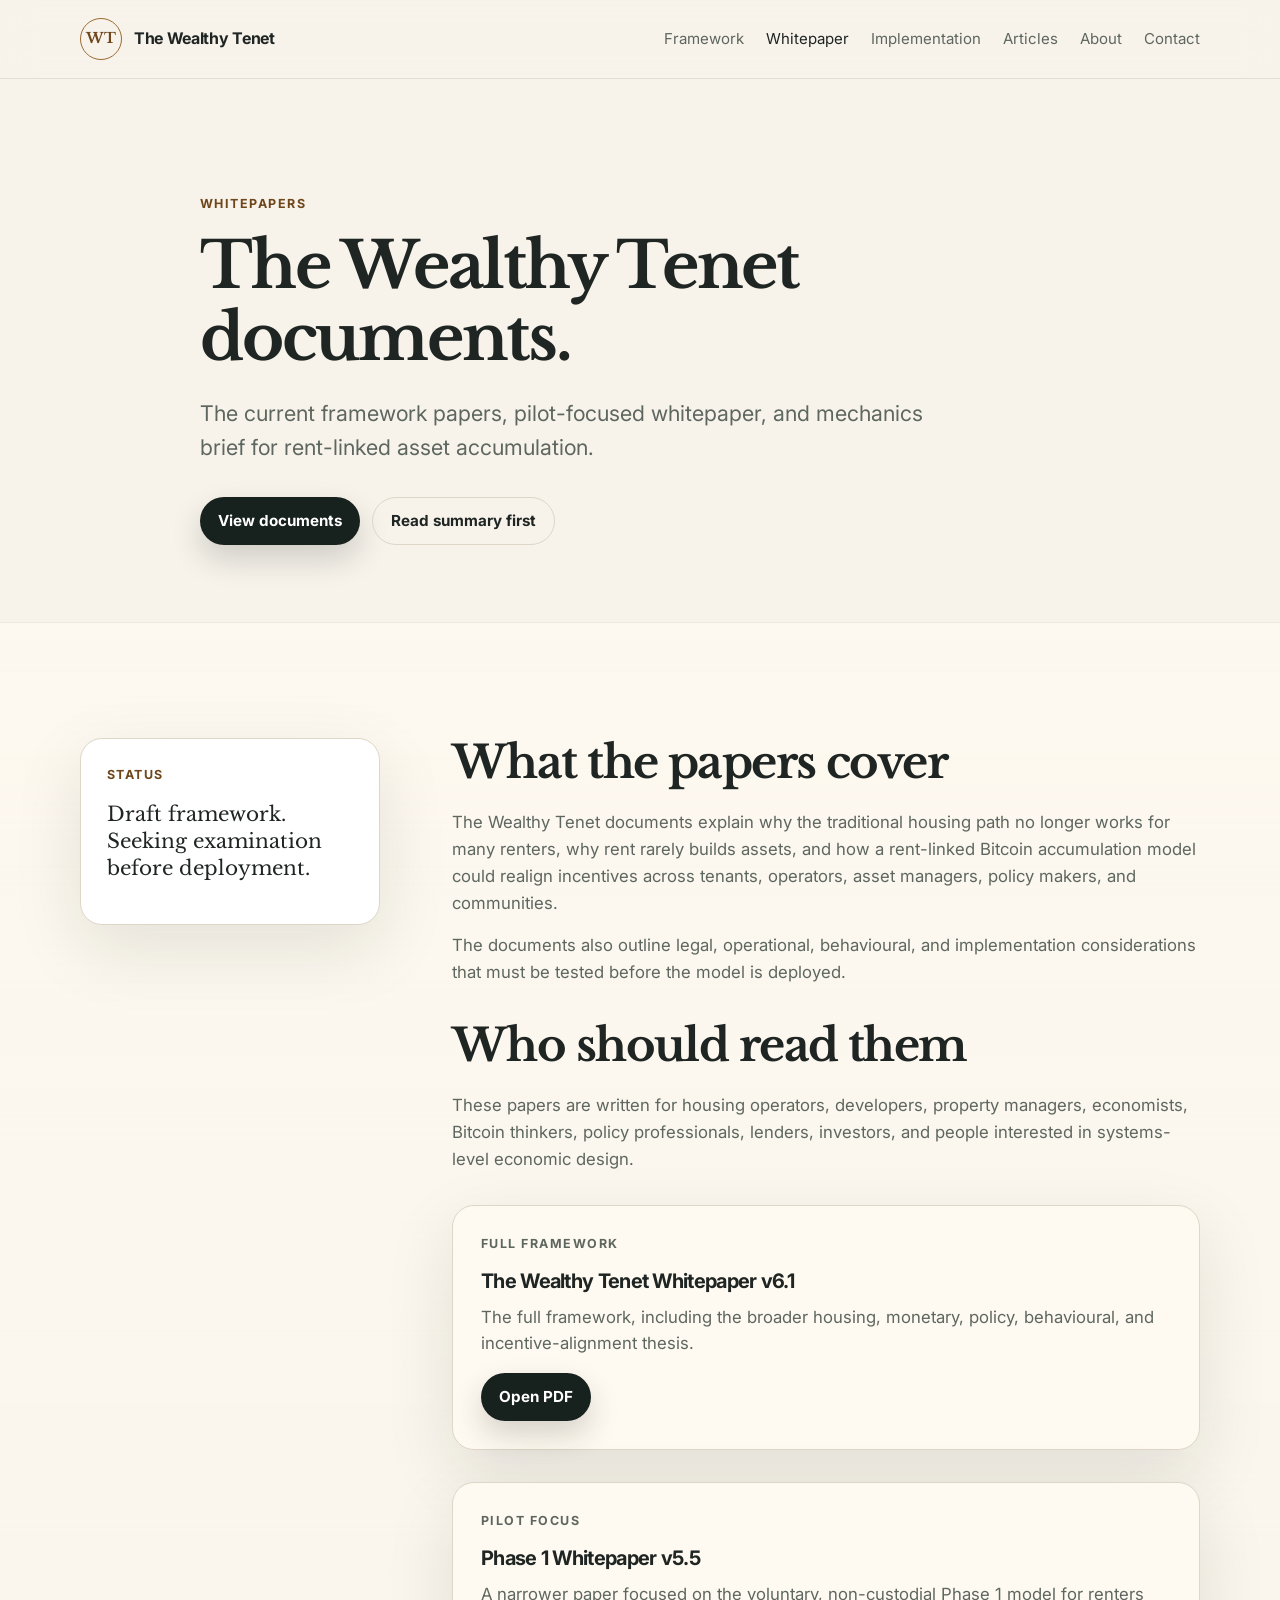
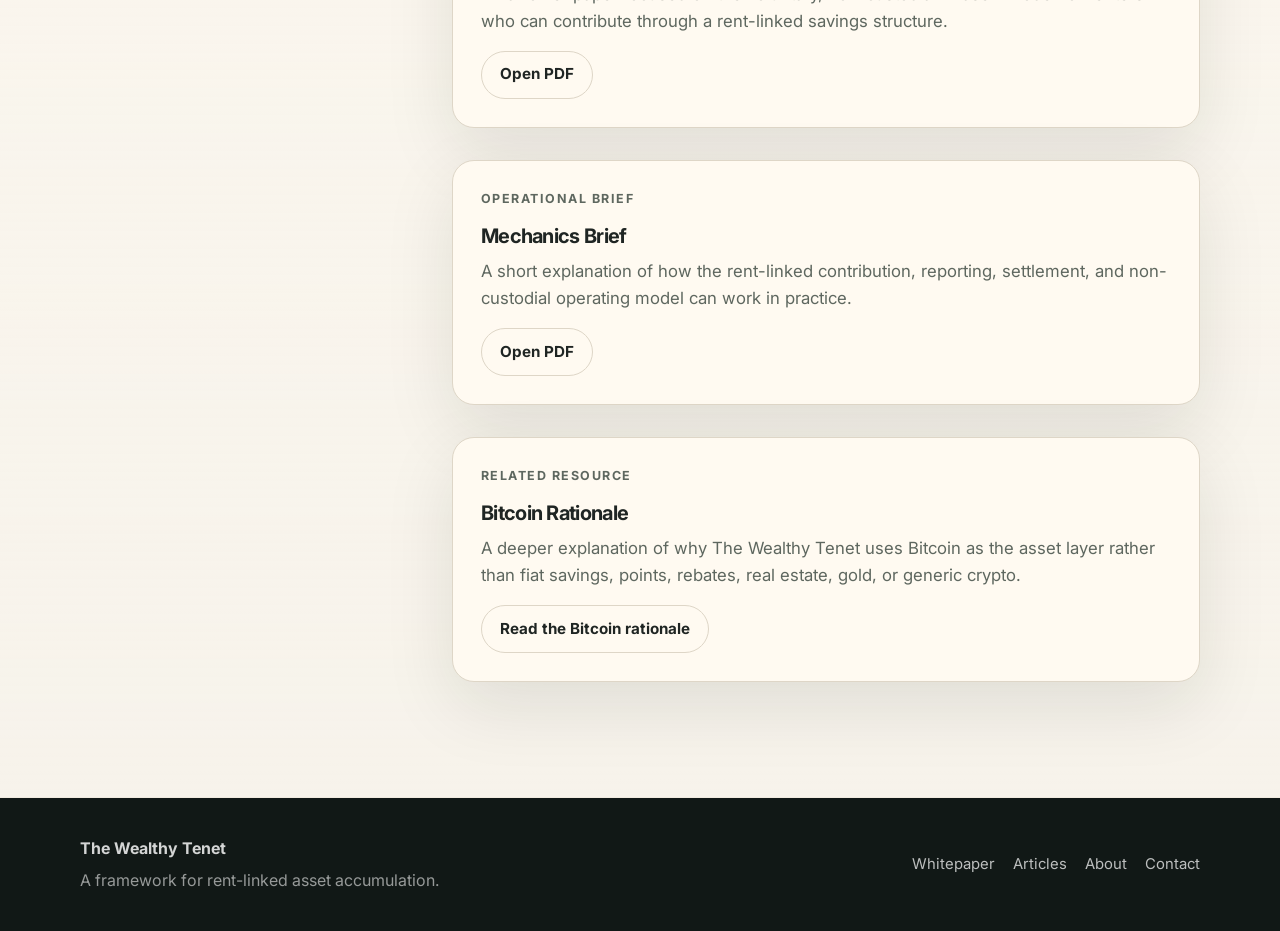
<file: whitepaper.html>
<!doctype html>
<html lang="en">
<head>
  <meta charset="utf-8">
  <meta name="viewport" content="width=device-width, initial-scale=1">
  <title>Whitepaper | The Wealthy Tenet</title>
  <meta name="description" content="Read the Wealthy Tenet whitepaper and review the core framework for rent-linked asset accumulation.">
  <link rel="canonical" href="https://wealthytenet.com/whitepaper.html">
  <link rel="icon" href="favicon.ico" sizes="any">
  <link rel="apple-touch-icon" href="apple-touch-icon.png">
  <meta property="og:site_name" content="The Wealthy Tenet">
  <meta property="og:title" content="Whitepapers | The Wealthy Tenet">
  <meta property="og:description" content="Read the Wealthy Tenet framework papers, Phase 1 whitepaper, and mechanics brief.">
  <meta property="og:type" content="website">
  <meta property="og:url" content="https://wealthytenet.com/whitepaper.html">
  <meta property="og:image" content="https://wealthytenet.com/og-image.png">
  <meta property="og:image:width" content="1200">
  <meta property="og:image:height" content="630">
  <meta name="twitter:card" content="summary_large_image">
  <meta name="twitter:title" content="Whitepapers | The Wealthy Tenet">
  <meta name="twitter:description" content="Read the Wealthy Tenet framework papers, Phase 1 whitepaper, and mechanics brief.">
  <meta name="twitter:image" content="https://wealthytenet.com/og-image.png">
  <link rel="preconnect" href="https://fonts.googleapis.com">
  <link rel="preconnect" href="https://fonts.gstatic.com" crossorigin>
  <link href="https://fonts.googleapis.com/css2?family=Inter:wght@400;500;600;700&family=Libre+Baskerville:wght@400;700&display=swap" rel="stylesheet">
  <link rel="stylesheet" href="styles.css">
  <script defer src="https://static.cloudflareinsights.com/beacon.min.js"></script>
</head>
<body>
  <header class="site-header">
    <a class="brand" href="index.html"><span class="brand-mark">WT</span><span class="brand-text">The Wealthy Tenet</span></a>
    <button class="nav-toggle" aria-expanded="false" aria-controls="site-nav">Menu</button>
    <nav id="site-nav" class="site-nav"><a href="framework.html">Framework</a><a class="active" href="whitepaper.html">Whitepaper</a><a href="implementation.html">Implementation</a><a href="articles.html">Articles</a><a href="about.html">About</a><a href="contact.html">Contact</a></nav>
  </header>
  <main>
    <section class="page-hero section-pad">
      <div class="container narrow">
        <p class="eyebrow">Whitepapers</p>
        <h1>The Wealthy Tenet documents.</h1>
        <p class="hero-lede">The current framework papers, pilot-focused whitepaper, and mechanics brief for rent-linked asset accumulation.</p>
        <div class="button-row">
          <a class="button primary" href="#whitepaper-link">View documents</a>
          <a class="button secondary" href="framework.html">Read summary first</a>
        </div>
      </div>
    </section>

    <section class="section-pad soft-bg">
      <div class="container content-grid">
        <aside class="sticky-note">
          <p class="card-kicker">Status</p>
          <p>Draft framework. Seeking examination before deployment.</p>
        </aside>
        <div class="prose">
          <h2>What the papers cover</h2>
          <p>The Wealthy Tenet documents explain why the traditional housing path no longer works for many renters, why rent rarely builds assets, and how a rent-linked Bitcoin accumulation model could realign incentives across tenants, operators, asset managers, policy makers, and communities.</p>
          <p>The documents also outline legal, operational, behavioural, and implementation considerations that must be tested before the model is deployed.</p>

          <h2>Who should read them</h2>
          <p>These papers are written for housing operators, developers, property managers, economists, Bitcoin thinkers, policy professionals, lenders, investors, and people interested in systems-level economic design.</p>

          <div id="whitepaper-link" class="download-card">
            <p class="card-kicker">Full framework</p>
            <h3>The Wealthy Tenet Whitepaper v6.1</h3>
            <p>The full framework, including the broader housing, monetary, policy, behavioural, and incentive-alignment thesis.</p>
            <a class="button primary" href="assets/wealthy-tenet-full-framework-v6-1.pdf" target="_blank" rel="noopener">Open PDF</a>
          </div>

          <div class="download-card">
            <p class="card-kicker">Pilot focus</p>
            <h3>Phase 1 Whitepaper v5.5</h3>
            <p>A narrower paper focused on the voluntary, non-custodial Phase 1 model for renters who can contribute through a rent-linked savings structure.</p>
            <a class="button secondary" href="assets/wealthy-tenet-phase-1-v5-5.pdf" target="_blank" rel="noopener">Open PDF</a>
          </div>

          <div class="download-card">
            <p class="card-kicker">Operational brief</p>
            <h3>Mechanics Brief</h3>
            <p>A short explanation of how the rent-linked contribution, reporting, settlement, and non-custodial operating model can work in practice.</p>
            <a class="button secondary" href="assets/wealthy-tenet-mechanics-brief.pdf" target="_blank" rel="noopener">Open PDF</a>
          </div>

          <div class="download-card">
            <p class="card-kicker">Related resource</p>
            <h3>Bitcoin Rationale</h3>
            <p>A deeper explanation of why The Wealthy Tenet uses Bitcoin as the asset layer rather than fiat savings, points, rebates, real estate, gold, or generic crypto.</p>
            <a class="button secondary" href="bitcoin-rationale.html">Read the Bitcoin rationale</a>
          </div>
        </div>
      </div>
    </section>
  </main>
  <footer class="site-footer"><div class="container footer-grid"><div><strong>The Wealthy Tenet</strong><p>A framework for rent-linked asset accumulation.</p></div><div class="footer-links"><a href="whitepaper.html">Whitepaper</a><a href="articles.html">Articles</a><a href="about.html">About</a><a href="contact.html">Contact</a></div></div></footer>
  <script src="script.js"></script>
</body>
</html>
</file>
<file: styles.css>
:root {
  --bg: #f7f3eb;
  --panel: #fffaf1;
  --paper: #ffffff;
  --text: #1f2523;
  --muted: #5e675f;
  --line: #ded6c7;
  --accent: #9a6a2f;
  --accent-dark: #6f451a;
  --dark: #17211e;
  --dark-soft: #23312d;
  --max: 1120px;
  --radius: 22px;
  --shadow: 0 24px 70px rgba(21, 26, 24, 0.10);
}

* { box-sizing: border-box; }

html { scroll-behavior: smooth; }

body {
  margin: 0;
  font-family: Inter, system-ui, -apple-system, BlinkMacSystemFont, "Segoe UI", sans-serif;
  color: var(--text);
  background: var(--bg);
  line-height: 1.6;
}

a { color: inherit; }

p { margin: 0 0 1rem; }

h1, h2, h3 {
  margin: 0;
  line-height: 1.12;
  letter-spacing: -0.035em;
}

h1, h2 { font-family: "Libre Baskerville", Georgia, serif; }

h1 { font-size: clamp(2.55rem, 5vw, 5.6rem); max-width: 980px; }

h2 { font-size: clamp(2rem, 3.5vw, 3.6rem); margin-bottom: 1.3rem; }

h3 { font-size: 1.25rem; margin-bottom: 0.7rem; }

.container {
  width: min(var(--max), calc(100% - 40px));
  margin: 0 auto;
}

.narrow { max-width: 880px; }

.section-pad { padding: clamp(64px, 9vw, 122px) 0; }

.site-header {
  position: sticky;
  top: 0;
  z-index: 20;
  display: flex;
  align-items: center;
  justify-content: space-between;
  gap: 24px;
  padding: 18px max(20px, calc((100vw - var(--max)) / 2));
  background: rgba(247, 243, 235, 0.88);
  border-bottom: 1px solid rgba(222, 214, 199, 0.75);
  backdrop-filter: blur(16px);
}

.brand {
  display: inline-flex;
  align-items: center;
  gap: 12px;
  text-decoration: none;
  font-weight: 700;
  letter-spacing: -0.02em;
}

.brand-mark {
  display: grid;
  place-items: center;
  width: 42px;
  height: 42px;
  border: 1px solid var(--accent);
  border-radius: 50%;
  color: var(--accent-dark);
  font-family: "Libre Baskerville", Georgia, serif;
  font-size: 0.9rem;
}

.brand-text { white-space: nowrap; }

.site-nav {
  display: flex;
  align-items: center;
  gap: 22px;
  font-size: 0.94rem;
  color: var(--muted);
}

.site-nav a {
  text-decoration: none;
  transition: color .2s ease;
}

.site-nav a:hover,
.site-nav a.active { color: var(--text); }

.nav-toggle {
  display: none;
  border: 1px solid var(--line);
  background: var(--panel);
  border-radius: 999px;
  padding: 9px 13px;
  color: var(--text);
  font-weight: 600;
}

.hero { padding-top: clamp(74px, 10vw, 146px); }

.hero-grid {
  display: grid;
  grid-template-columns: minmax(0, 1fr) 355px;
  gap: clamp(32px, 6vw, 78px);
  align-items: center;
}

.hero-lede {
  max-width: 760px;
  margin-top: 1.4rem;
  font-size: clamp(1.12rem, 2vw, 1.35rem);
  color: var(--muted);
}

.eyebrow,
.section-label,
.card-kicker,
.article-meta {
  margin-bottom: 1rem;
  color: var(--accent-dark);
  font-size: 0.78rem;
  font-weight: 700;
  letter-spacing: 0.12em;
  text-transform: uppercase;
}

.button-row {
  display: flex;
  flex-wrap: wrap;
  gap: 12px;
  margin-top: 2rem;
}

.button-row.compact { margin-top: 1.5rem; }

.button {
  display: inline-flex;
  align-items: center;
  justify-content: center;
  min-height: 48px;
  padding: 0 18px;
  border-radius: 999px;
  text-decoration: none;
  font-weight: 700;
  font-size: 0.95rem;
}

.button.primary {
  background: var(--dark);
  color: #fff;
  box-shadow: 0 14px 30px rgba(23, 33, 30, 0.18);
}

.button.secondary {
  background: transparent;
  border: 1px solid var(--line);
  color: var(--text);
}

.hero-card,
.sticky-note,
.callout-box,
.feature-card,
.article-card,
.download-card {
  background: var(--paper);
  border: 1px solid var(--line);
  border-radius: var(--radius);
  box-shadow: var(--shadow);
}

.hero-card {
  padding: 30px;
  transform: translateY(18px);
}

.card-quote {
  font-family: "Libre Baskerville", Georgia, serif;
  font-size: 1.75rem;
  line-height: 1.25;
  letter-spacing: -0.03em;
  margin-bottom: 1.2rem;
}

.card-note { color: var(--muted); }

.soft-bg {
  background: linear-gradient(180deg, rgba(255,250,241,0.78), rgba(247,243,235,0));
  border-top: 1px solid rgba(222,214,199,.4);
  border-bottom: 1px solid rgba(222,214,199,.4);
}

.three-col {
  display: grid;
  grid-template-columns: repeat(3, minmax(0, 1fr));
  gap: 18px;
}

.feature-card { padding: 28px; }
.feature-card p { color: var(--muted); }
.number {
  display: inline-block;
  margin-bottom: 40px;
  color: var(--accent-dark);
  font-weight: 800;
}

.dark-band {
  background: var(--dark);
  color: #ffffff;
}

.dark-band h2,
.dark-band h3 {
  color: #ffffff;
}

.dark-band p {
  color: rgba(255,255,255,.9);
}

.section-label.light {
  color: #f3d8aa;
}

.light-link {
  color: #ffffff;
}

.split {
  display: grid;
  grid-template-columns: 0.9fr 1.1fr;
  gap: clamp(30px, 6vw, 72px);
  align-items: start;
}

.callout-box { padding: 30px; }
.callout-title { font-weight: 800; color: var(--accent-dark); }

.text-link {
  display: inline-flex;
  margin-top: 0.4rem;
  color: var(--accent-dark);
  font-weight: 800;
  text-decoration-thickness: 2px;
  text-underline-offset: 4px;
}

.page-hero { padding-bottom: clamp(48px, 6vw, 86px); }

.content-grid {
  display: grid;
  grid-template-columns: 300px minmax(0, 1fr);
  gap: clamp(30px, 6vw, 72px);
  align-items: start;
}

.sticky-note {
  position: sticky;
  top: 96px;
  padding: 26px;
}

.sticky-note p:last-child {
  font-family: "Libre Baskerville", Georgia, serif;
  font-size: 1.25rem;
  line-height: 1.35;
  color: var(--text);
}

.prose {
  max-width: 760px;
  font-size: 1.05rem;
}

.prose h2 { margin-top: 2.2rem; }
.prose h2:first-child { margin-top: 0; }
.prose p { color: var(--muted); }
.compact-prose { max-width: 700px; }

.download-card {
  margin-top: 2rem;
  padding: 28px;
  background: var(--panel);
}

.article-list {
  display: grid;
  gap: 18px;
}

.article-card { padding: clamp(24px, 4vw, 38px); }
.article-card h2 { font-size: clamp(1.65rem, 3vw, 2.5rem); }
.article-card p { max-width: 720px; color: var(--muted); }
.article-card .article-date {
  margin-top: -0.35rem;
  margin-bottom: 0.9rem;
  font-size: 0.88rem;
}
.muted-card { opacity: .78; box-shadow: none; }

.link-list {
  display: flex;
  flex-wrap: wrap;
  gap: 12px;
  margin-top: 1.3rem;
}

.link-list a {
  display: inline-flex;
  padding: 10px 14px;
  border: 1px solid var(--line);
  border-radius: 999px;
  text-decoration: none;
  font-weight: 700;
}

.site-footer {
  padding: 38px 0;
  background: #111816;
  color: rgba(255,255,255,.82);
}

.footer-grid {
  display: flex;
  justify-content: space-between;
  gap: 24px;
  align-items: center;
}

.footer-grid p { margin: .35rem 0 0; color: rgba(255,255,255,.56); }

.footer-links {
  display: flex;
  flex-wrap: wrap;
  gap: 18px;
  font-size: .93rem;
}

.footer-links a { color: rgba(255,255,255,.72); text-decoration: none; }

@media (max-width: 860px) {
  .site-header { align-items: flex-start; }
  .nav-toggle { display: inline-flex; }
  .site-nav {
    position: absolute;
    top: 72px;
    left: 20px;
    right: 20px;
    display: none;
    flex-direction: column;
    align-items: stretch;
    gap: 0;
    padding: 12px;
    background: var(--panel);
    border: 1px solid var(--line);
    border-radius: 18px;
    box-shadow: var(--shadow);
  }
  .site-nav.open { display: flex; }
  .site-nav a { padding: 12px; border-radius: 12px; }
  .site-nav a:hover, .site-nav a.active { background: rgba(154,106,47,.08); }
  .hero-grid, .split, .content-grid { grid-template-columns: 1fr; }
  .hero-card { transform: none; }
  .three-col { grid-template-columns: 1fr; }
  .sticky-note { position: static; }
  .reverse-mobile .callout-box { order: 2; }
  .footer-grid { flex-direction: column; align-items: flex-start; }
}

@media (max-width: 560px) {
  .container { width: min(var(--max), calc(100% - 28px)); }
  .site-header { padding-left: 14px; padding-right: 14px; }
  .brand-text { font-size: .95rem; }
  .brand-mark { width: 38px; height: 38px; }
  .section-pad { padding: 54px 0; }
  .button { width: 100%; }
  .hero-card, .feature-card, .sticky-note, .callout-box, .article-card, .download-card { border-radius: 18px; }
}

/* About page founder layout */
.founder-layout {
  display: grid;
  grid-template-columns: 360px minmax(0, 1fr);
  gap: clamp(30px, 6vw, 72px);
  align-items: start;
}

.founder-card {
  position: sticky;
  top: 96px;
  overflow: hidden;
  background: var(--paper);
  border: 1px solid var(--line);
  border-radius: var(--radius);
  box-shadow: var(--shadow);
}

.founder-photo {
  display: block;
  width: 100%;
  aspect-ratio: 4 / 5;
  object-fit: cover;
  background: var(--panel);
}

.founder-card-body {
  padding: 26px;
}

.founder-card-body h2 {
  margin-bottom: 0.8rem;
  font-size: clamp(1.65rem, 3vw, 2.35rem);
}

.founder-card-body p {
  color: var(--muted);
}

.founder-link-list {
  display: flex;
  flex-wrap: wrap;
  gap: 10px;
  margin-top: 1.2rem;
}

.founder-link-list a {
  display: inline-flex;
  padding: 9px 12px;
  border: 1px solid var(--line);
  border-radius: 999px;
  text-decoration: none;
  font-size: 0.9rem;
  font-weight: 700;
}

.founder-prose {
  max-width: 780px;
}

@media (max-width: 860px) {
  .founder-layout {
    grid-template-columns: 1fr;
  }

  .founder-card {
    position: static;
    max-width: 440px;
  }
}

/* Ingenuity Quest note on About page */
.iq-section {
  margin-top: 2.2rem;
  padding-top: 2rem;
  border-top: 1px solid var(--line);
}

.iq-logo {
  display: block;
  width: min(240px, 100%);
  height: auto;
  margin: 0 0 1.4rem;
}

@media (max-width: 560px) {
  .iq-logo {
    width: min(300px, 100%);
  }
}

/* Improve readability of dark Bitcoin sections */
.dark-band {
  background: #18202b;
  color: #ffffff;
}

.dark-band h2,
.dark-band h3 {
  color: #ffffff;
}

.dark-band p {
  color: #f6f7f8;
  font-weight: 450;
  line-height: 1.75;
}

.dark-band .section-label,
.dark-band .section-label.light {
  color: #f3d8aa;
  font-weight: 700;
  letter-spacing: 0.08em;
}

.dark-band .text-link,
.dark-band .light-link {
  color: #ffffff;
  font-weight: 700;
  text-decoration-thickness: 2px;
  text-underline-offset: 4px;
}

/* Low-profile implementation reference */
.implementation-reference {
  padding-top: 0;
}

.small-note {
  max-width: 780px;
  margin: 0 auto;
  padding-top: 1.25rem;
  border-top: 1px solid var(--line);
  color: var(--muted);
  font-size: 0.95rem;
}

.small-note a {
  color: var(--accent-dark);
  font-weight: 700;
  text-decoration-thickness: 2px;
  text-underline-offset: 4px;
}
</file>
